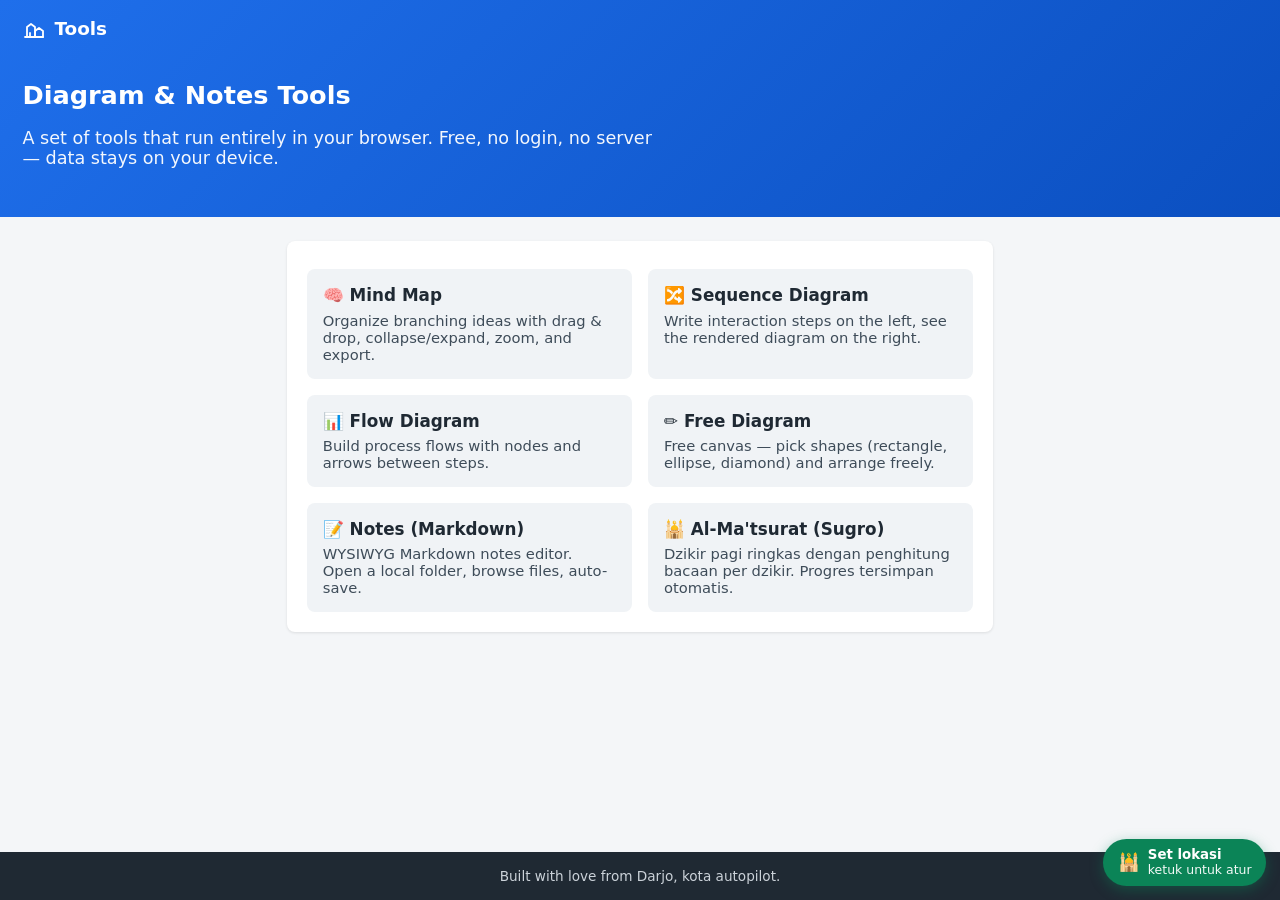
<file: index.html>
<!DOCTYPE html>
<html lang="en">
<head>
    <meta charset="UTF-8"/>
    <meta name="viewport" content="width=device-width, initial-scale=1.0"/>
    <title>Diagram &amp; Notes Tools</title>
    <link rel="stylesheet" href="css/app.css?v=41"/>
</head>
<body>
<header class="landing-hero landing-hero-sm">
    <nav class="landing-nav">
        <a class="brand" href="index.html">
            <svg viewBox="0 0 24 24" width="24" height="24" fill="none" stroke="currentColor"
                 stroke-width="1.8" stroke-linecap="round" stroke-linejoin="round" aria-hidden="true">
                <path d="M3 21h18"/><path d="M5 21V11l4-3 4 3v10"/><path d="M13 21v-6l4-3 4 3v6"/><path d="M8 21v-4"/>
            </svg>
            <span>Tools</span>
        </a>
    </nav>
    <div class="hero-content">
        <h1>Diagram &amp; Notes Tools</h1>
        <p>A set of tools that run entirely in your browser. Free, no login, no server — data stays on your device.</p>
    </div>
</header>

<div class="container">
    <div class="card">
        <div class="feature-grid">
            <a class="feature tool-card" href="mindmap.html">
                <h3>🧠 Mind Map</h3>
                <p>Organize branching ideas with drag &amp; drop, collapse/expand, zoom, and export.</p>
            </a>
            <a class="feature tool-card" href="sequence.html">
                <h3>🔀 Sequence Diagram</h3>
                <p>Write interaction steps on the left, see the rendered diagram on the right.</p>
            </a>
            <a class="feature tool-card" href="flow.html">
                <h3>📊 Flow Diagram</h3>
                <p>Build process flows with nodes and arrows between steps.</p>
            </a>
            <a class="feature tool-card" href="free.html">
                <h3>✏️ Free Diagram</h3>
                <p>Free canvas — pick shapes (rectangle, ellipse, diamond) and arrange freely.</p>
            </a>
            <a class="feature tool-card" href="notes.html">
                <h3>📝 Notes (Markdown)</h3>
                <p>WYSIWYG Markdown notes editor. Open a local folder, browse files, auto-save.</p>
            </a>
            <a class="feature tool-card" href="almatsurat.html">
                <h3>🕌 Al-Ma'tsurat (Sugro)</h3>
                <p>Dzikir pagi ringkas dengan penghitung bacaan per dzikir. Progres tersimpan otomatis.</p>
            </a>
        </div>
    </div>
</div>
<footer class="app-footer">
    <span>Built with love from Darjo, kota autopilot.</span>
</footer>
<script src="js/prayer-times.js?v=41"></script>
</body>
</html>
</file>
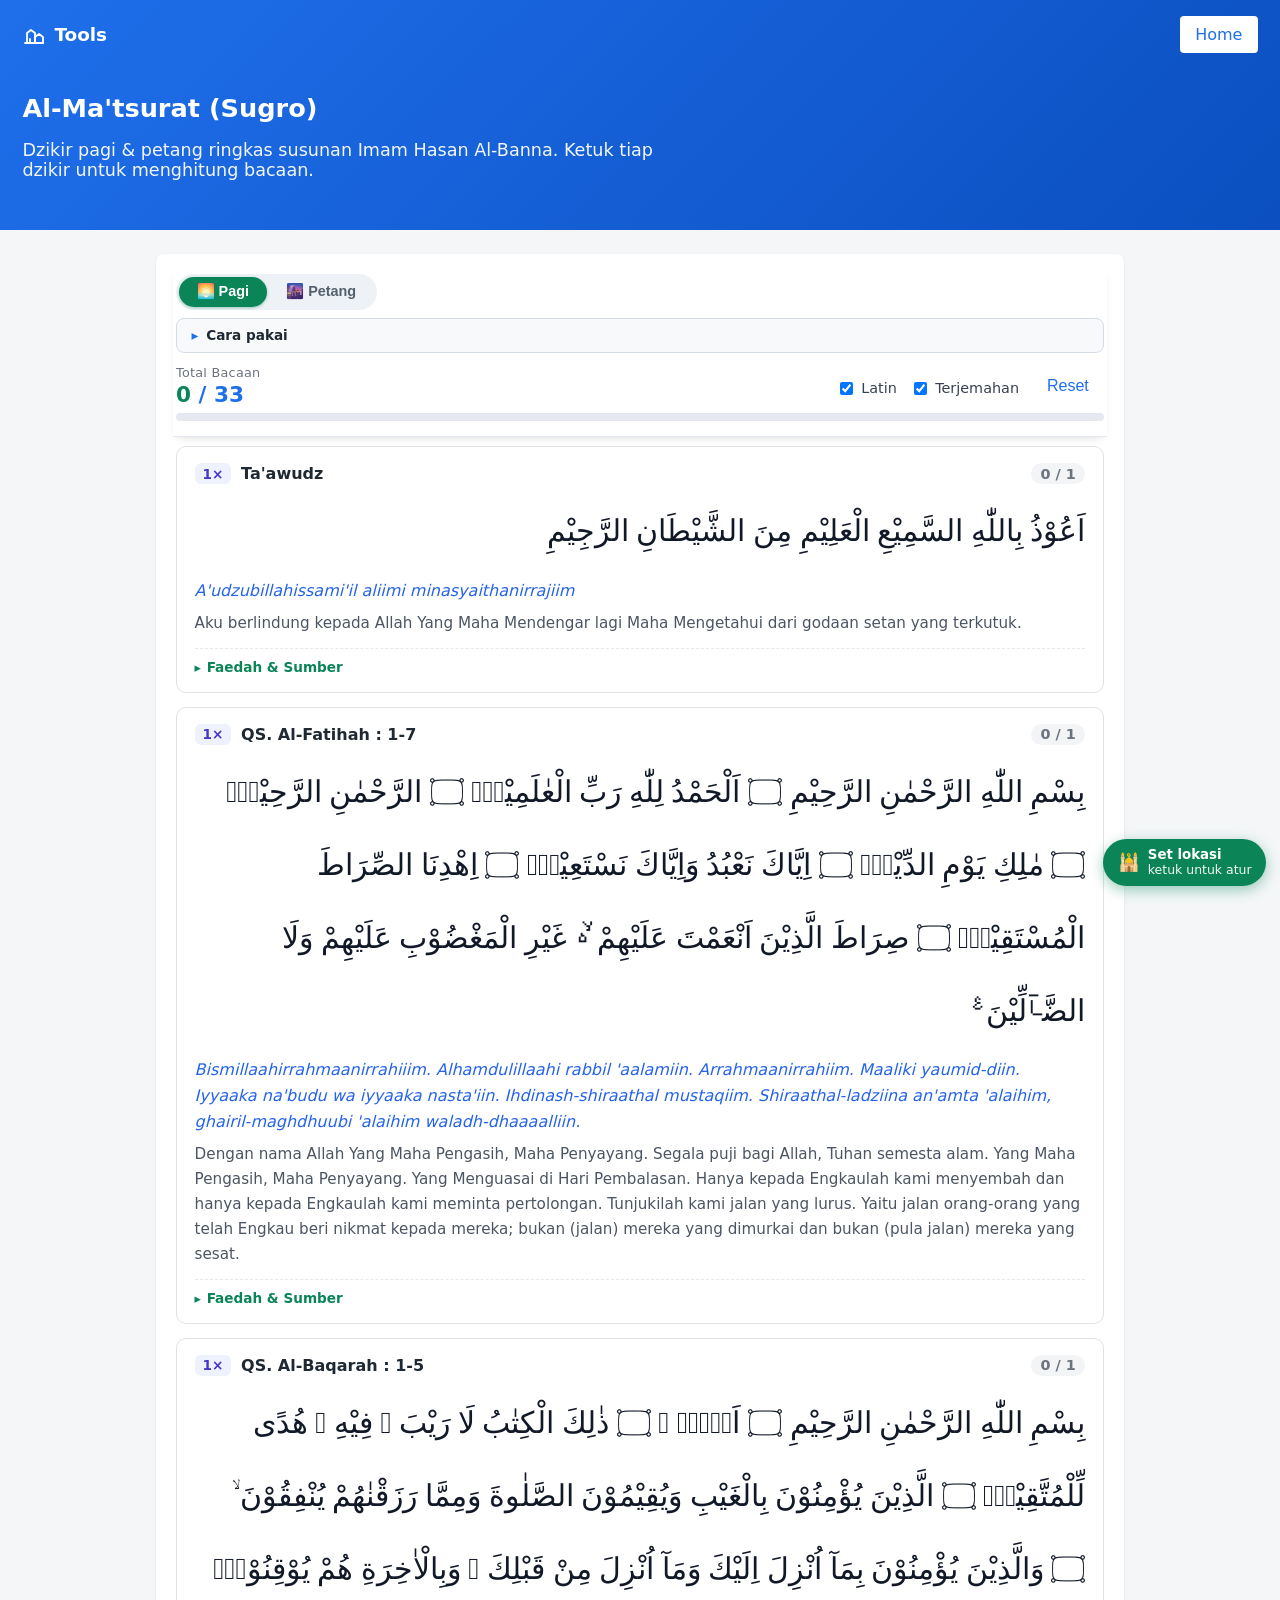
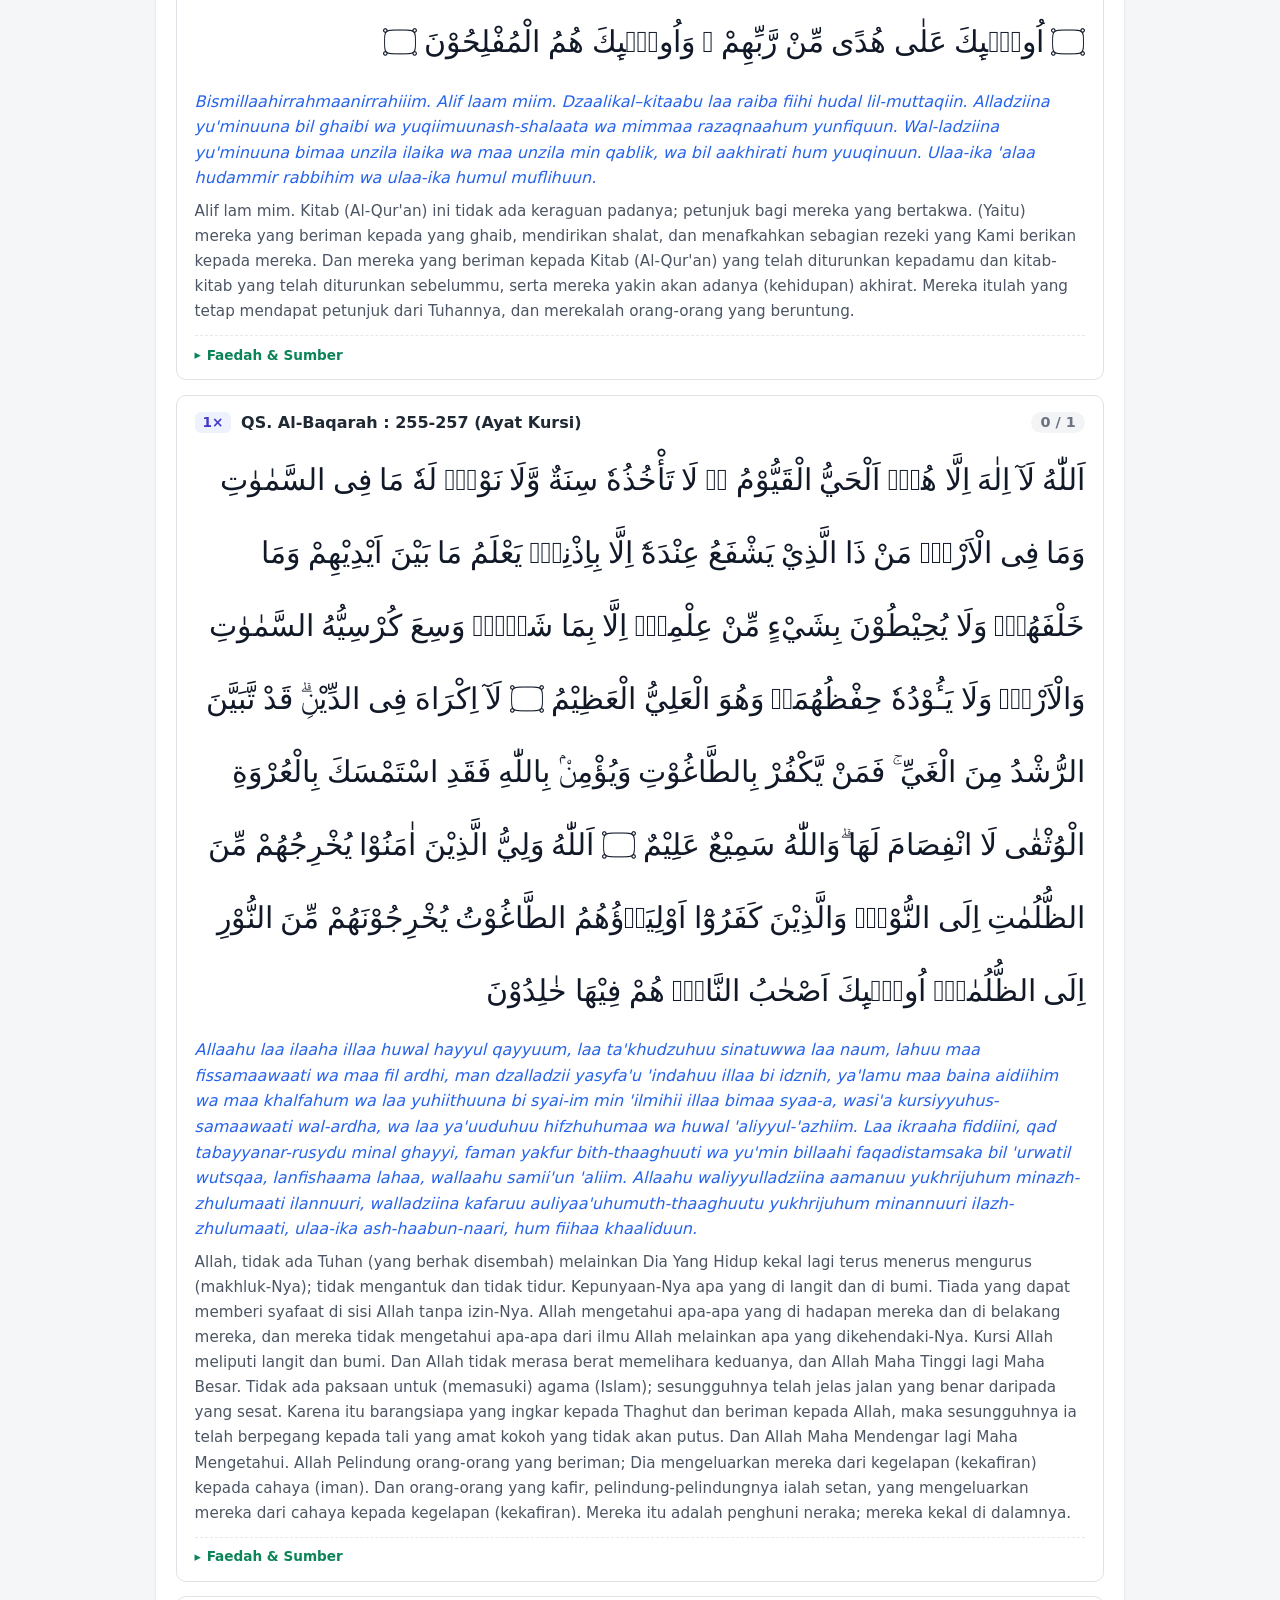
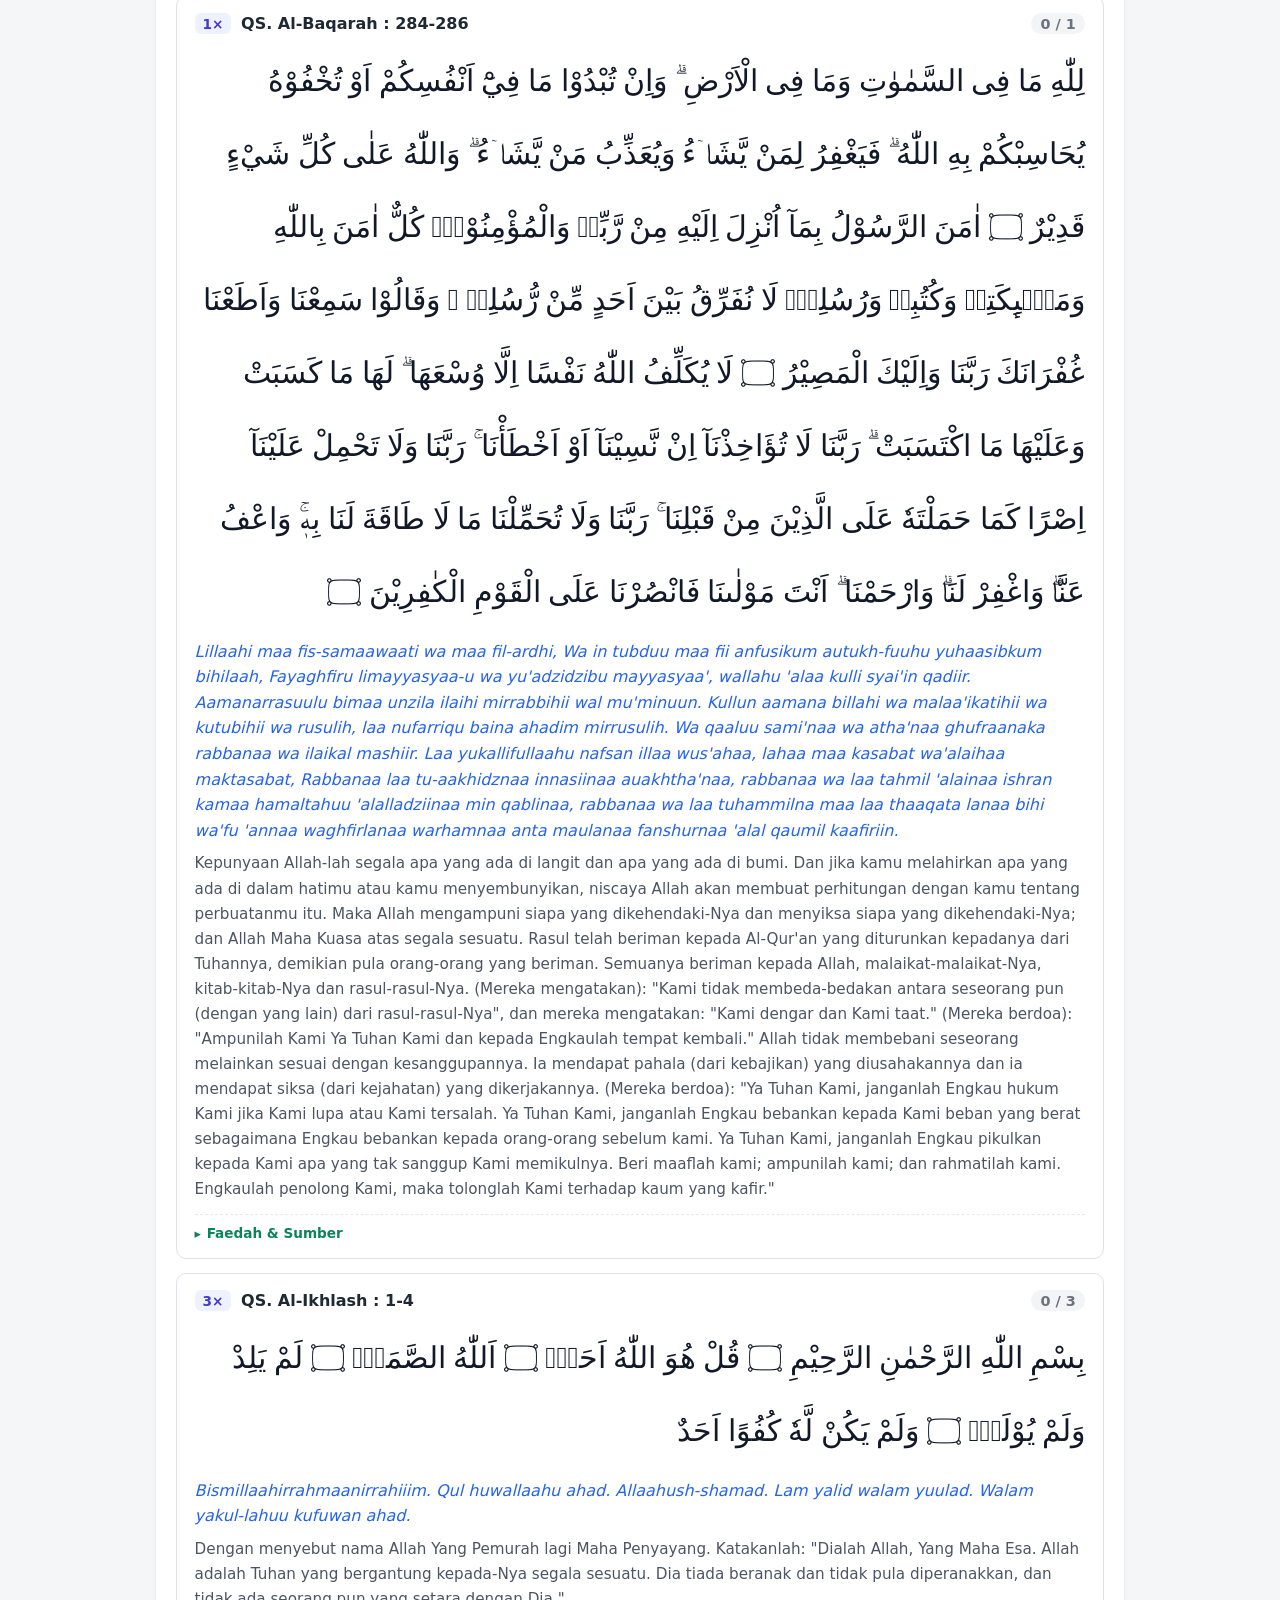
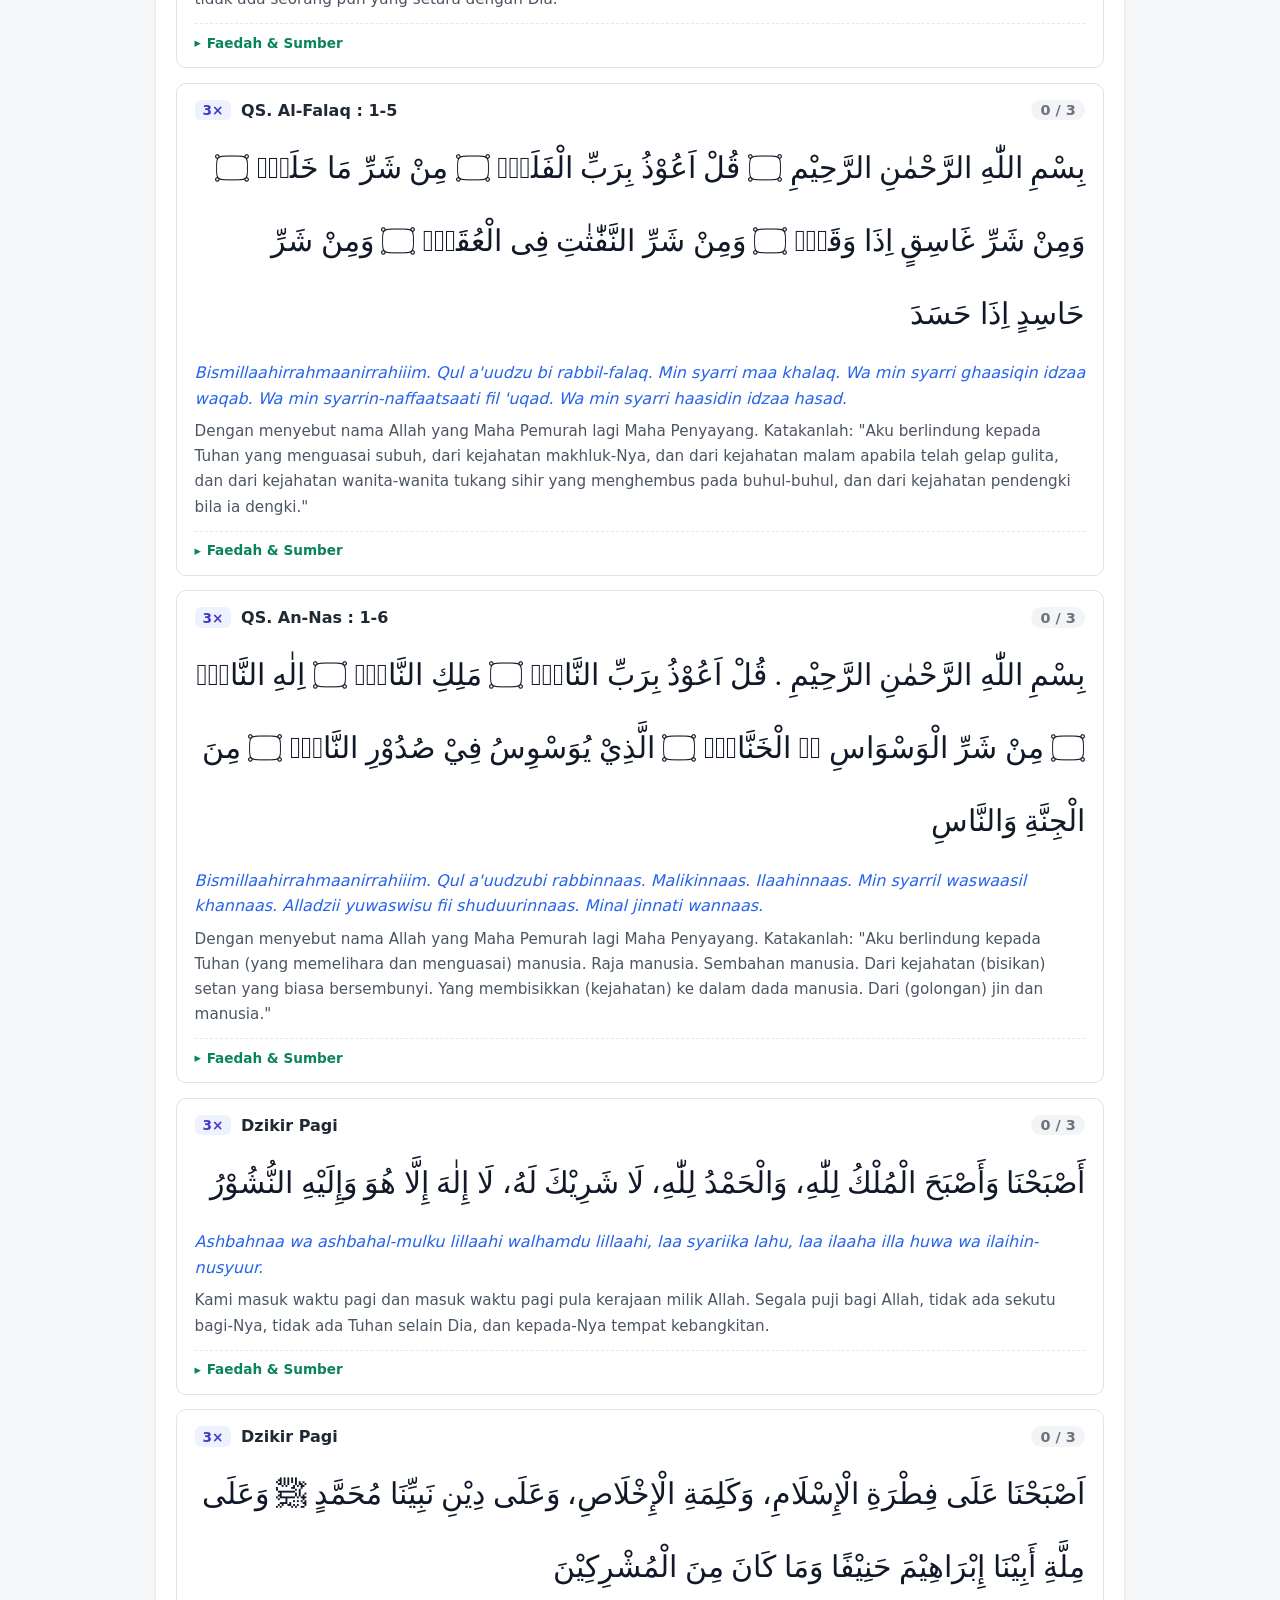
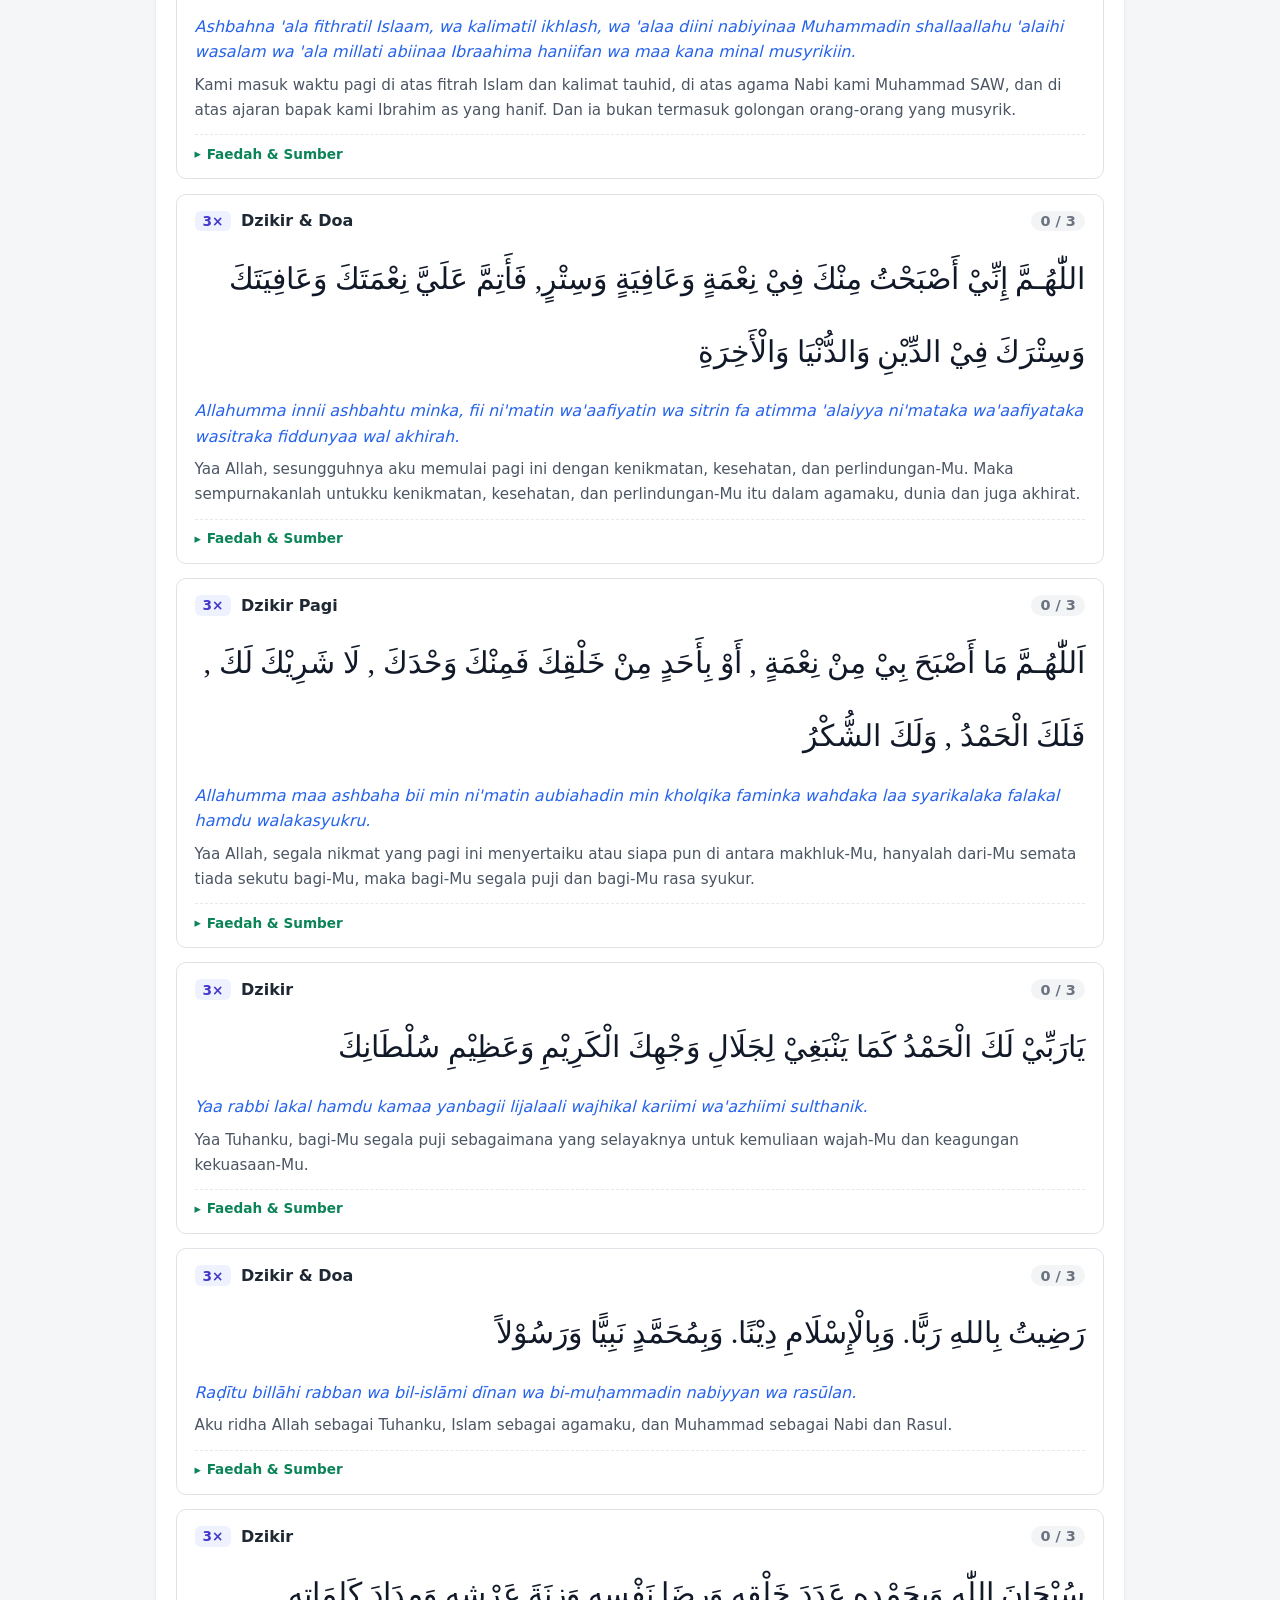
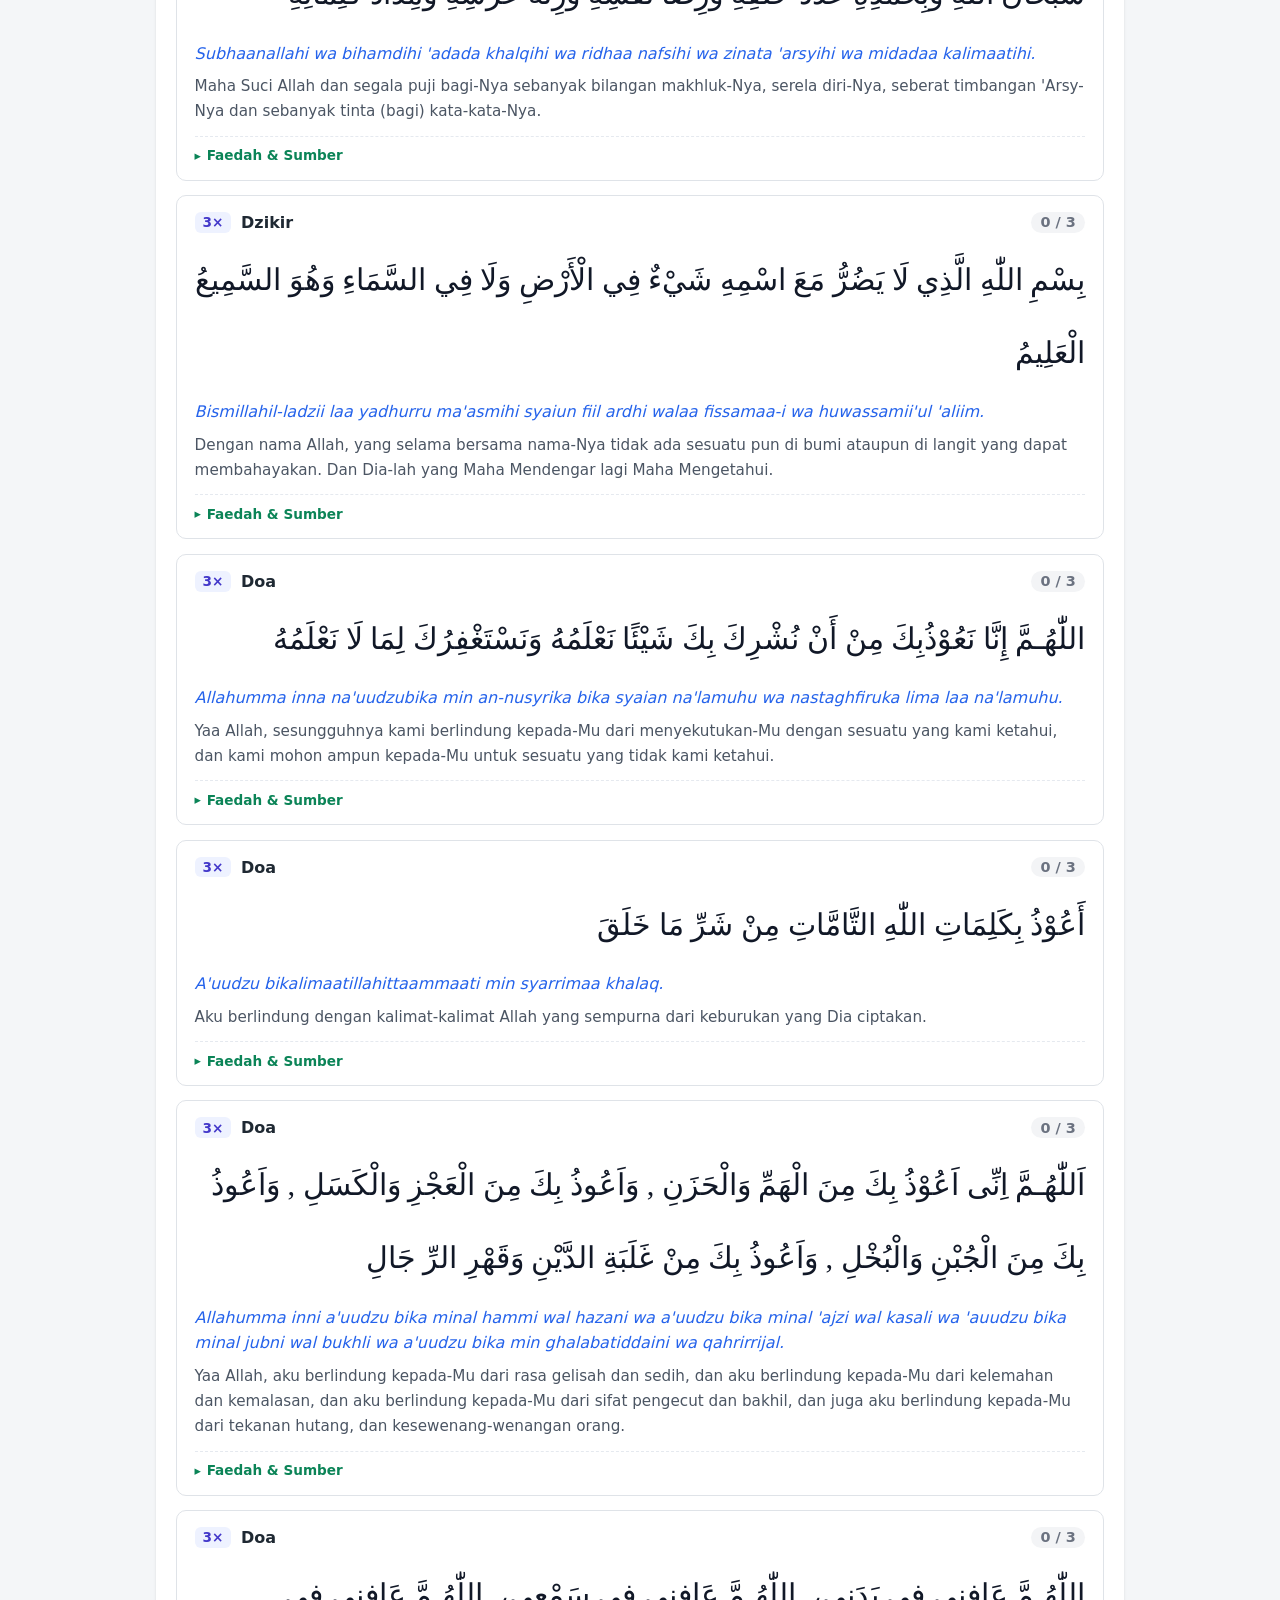
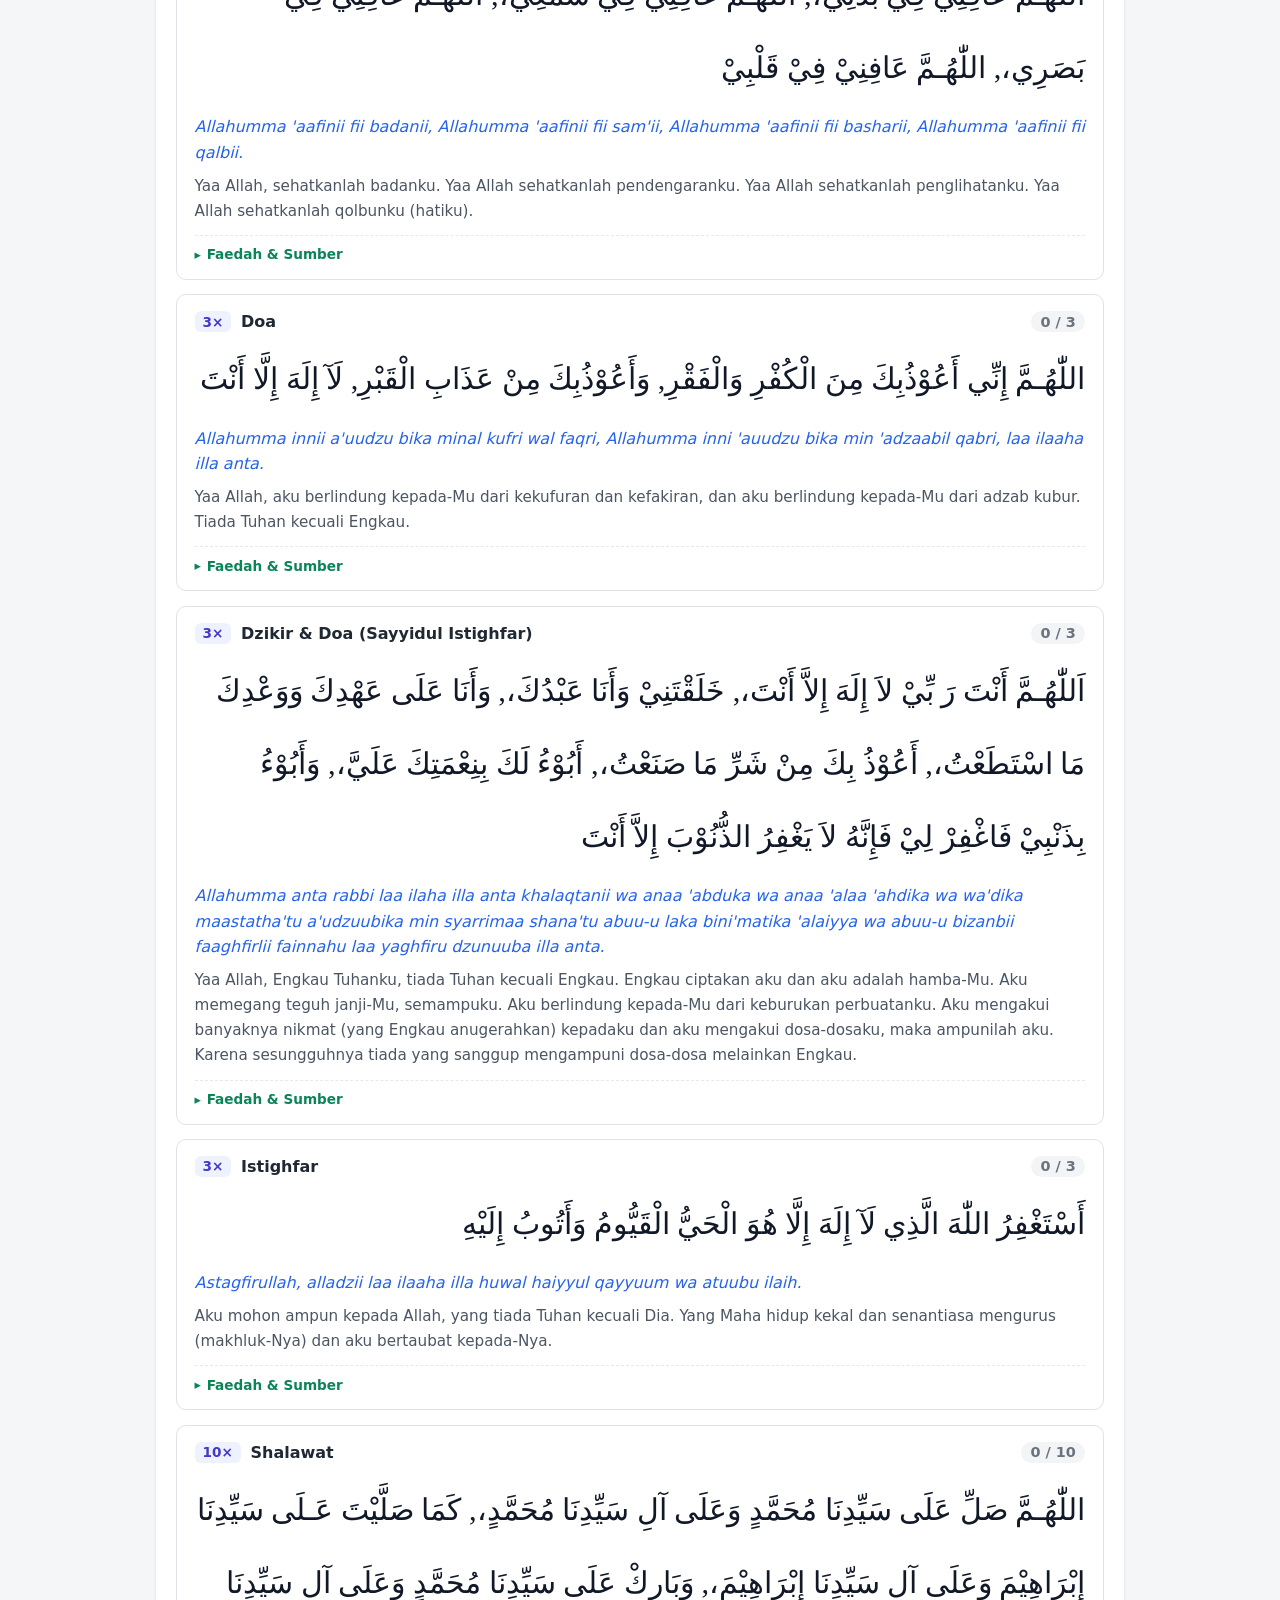
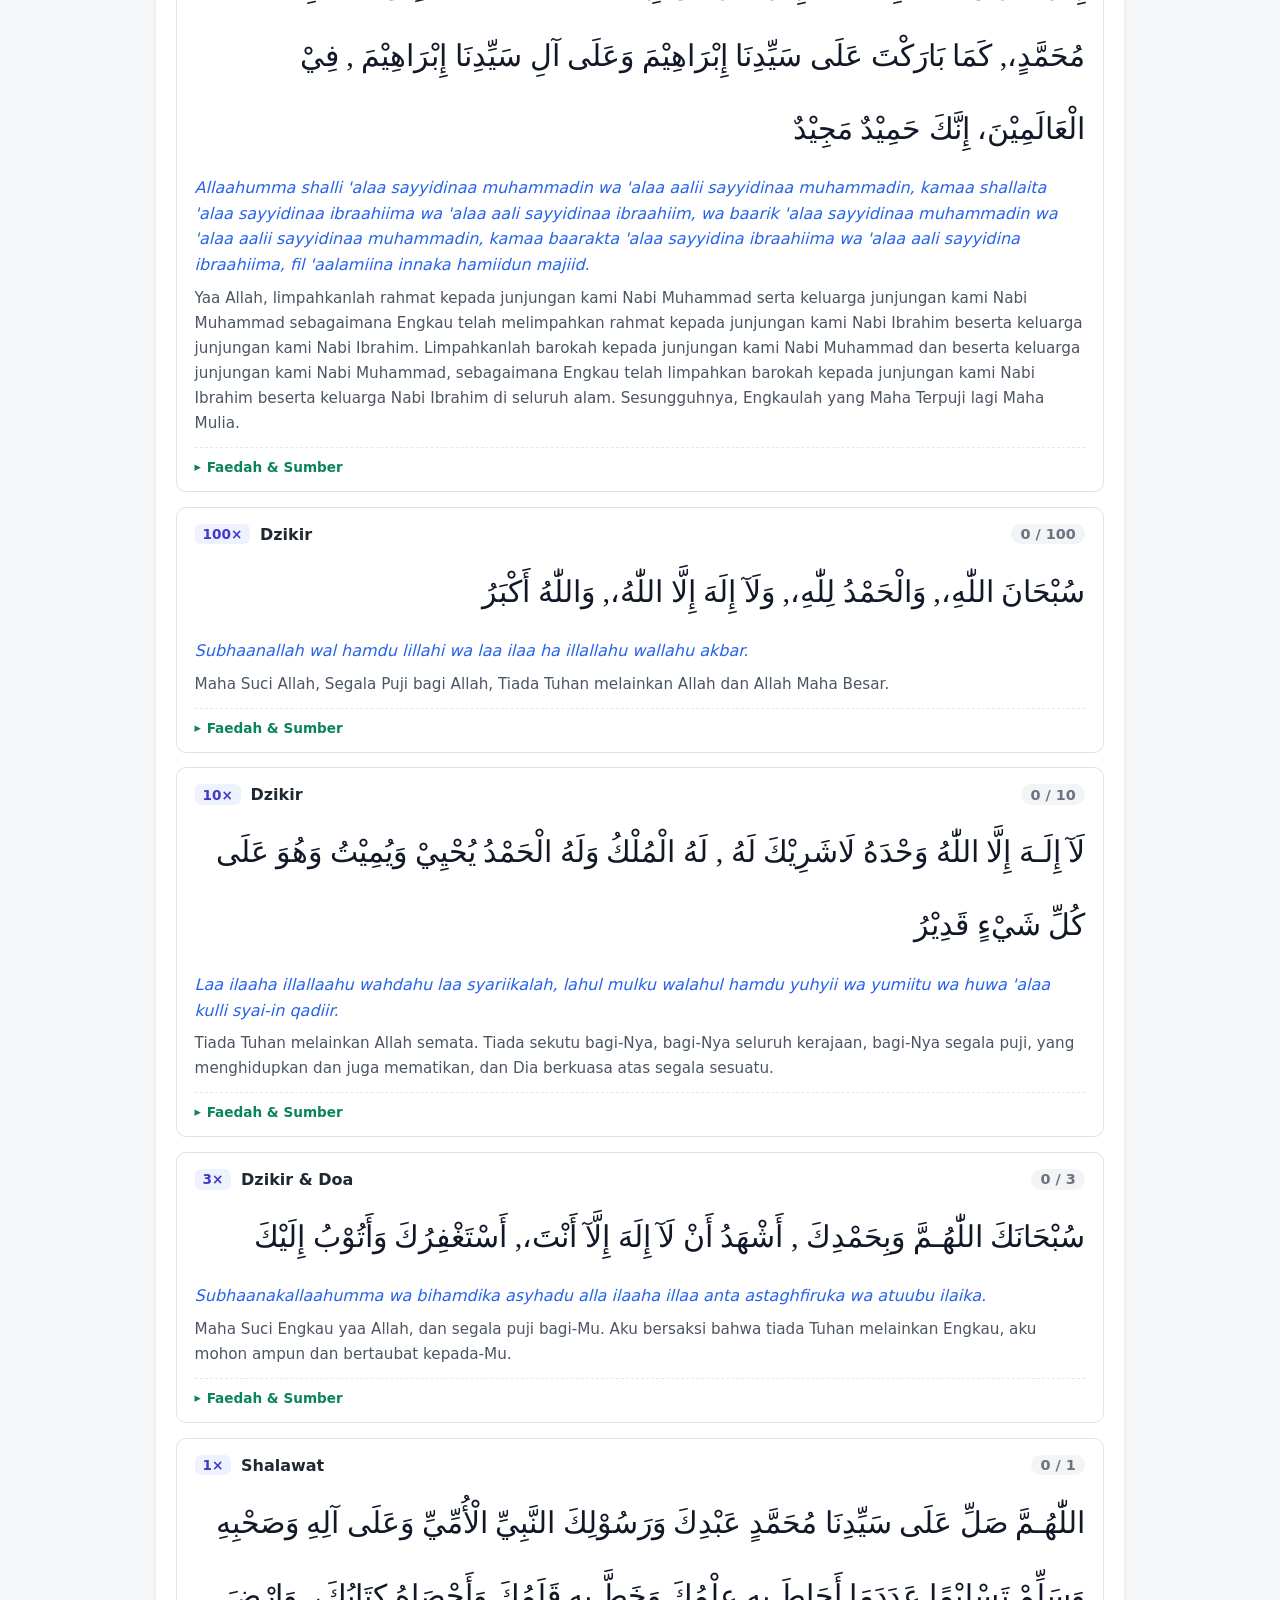
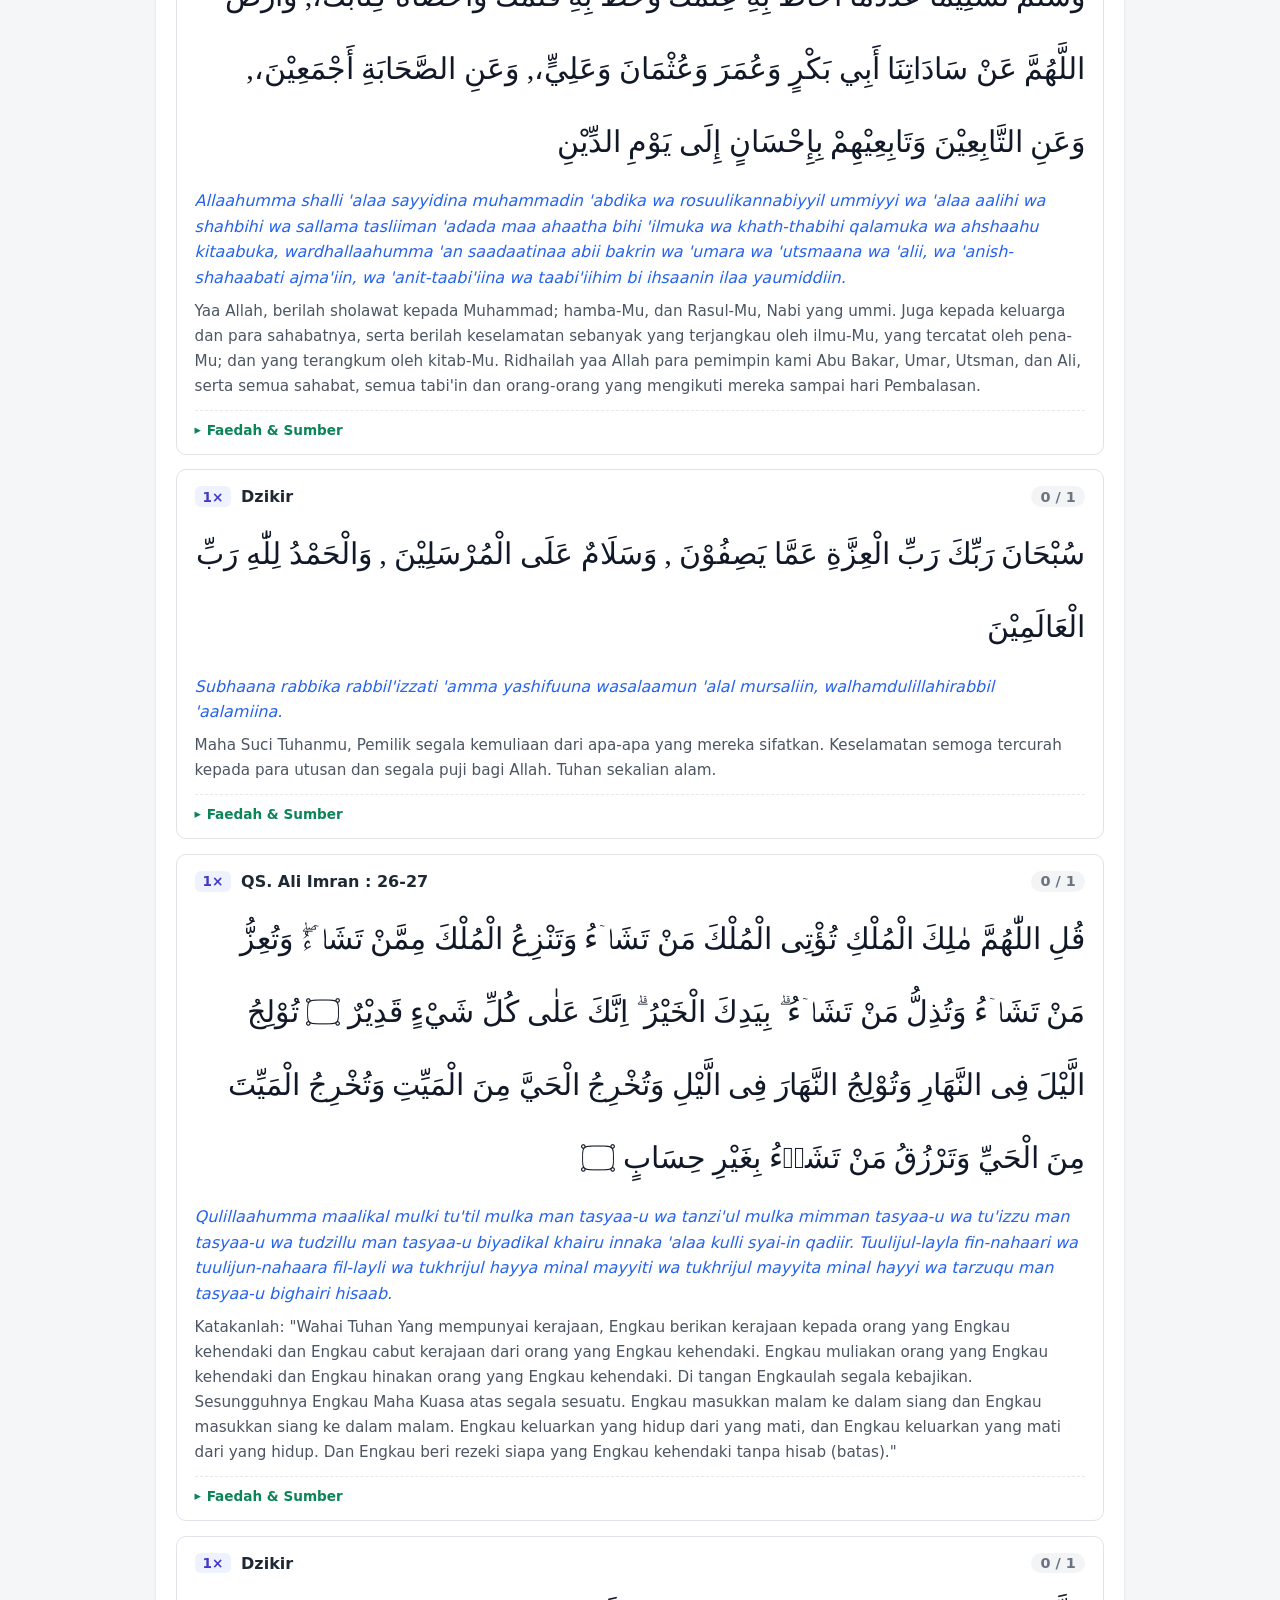
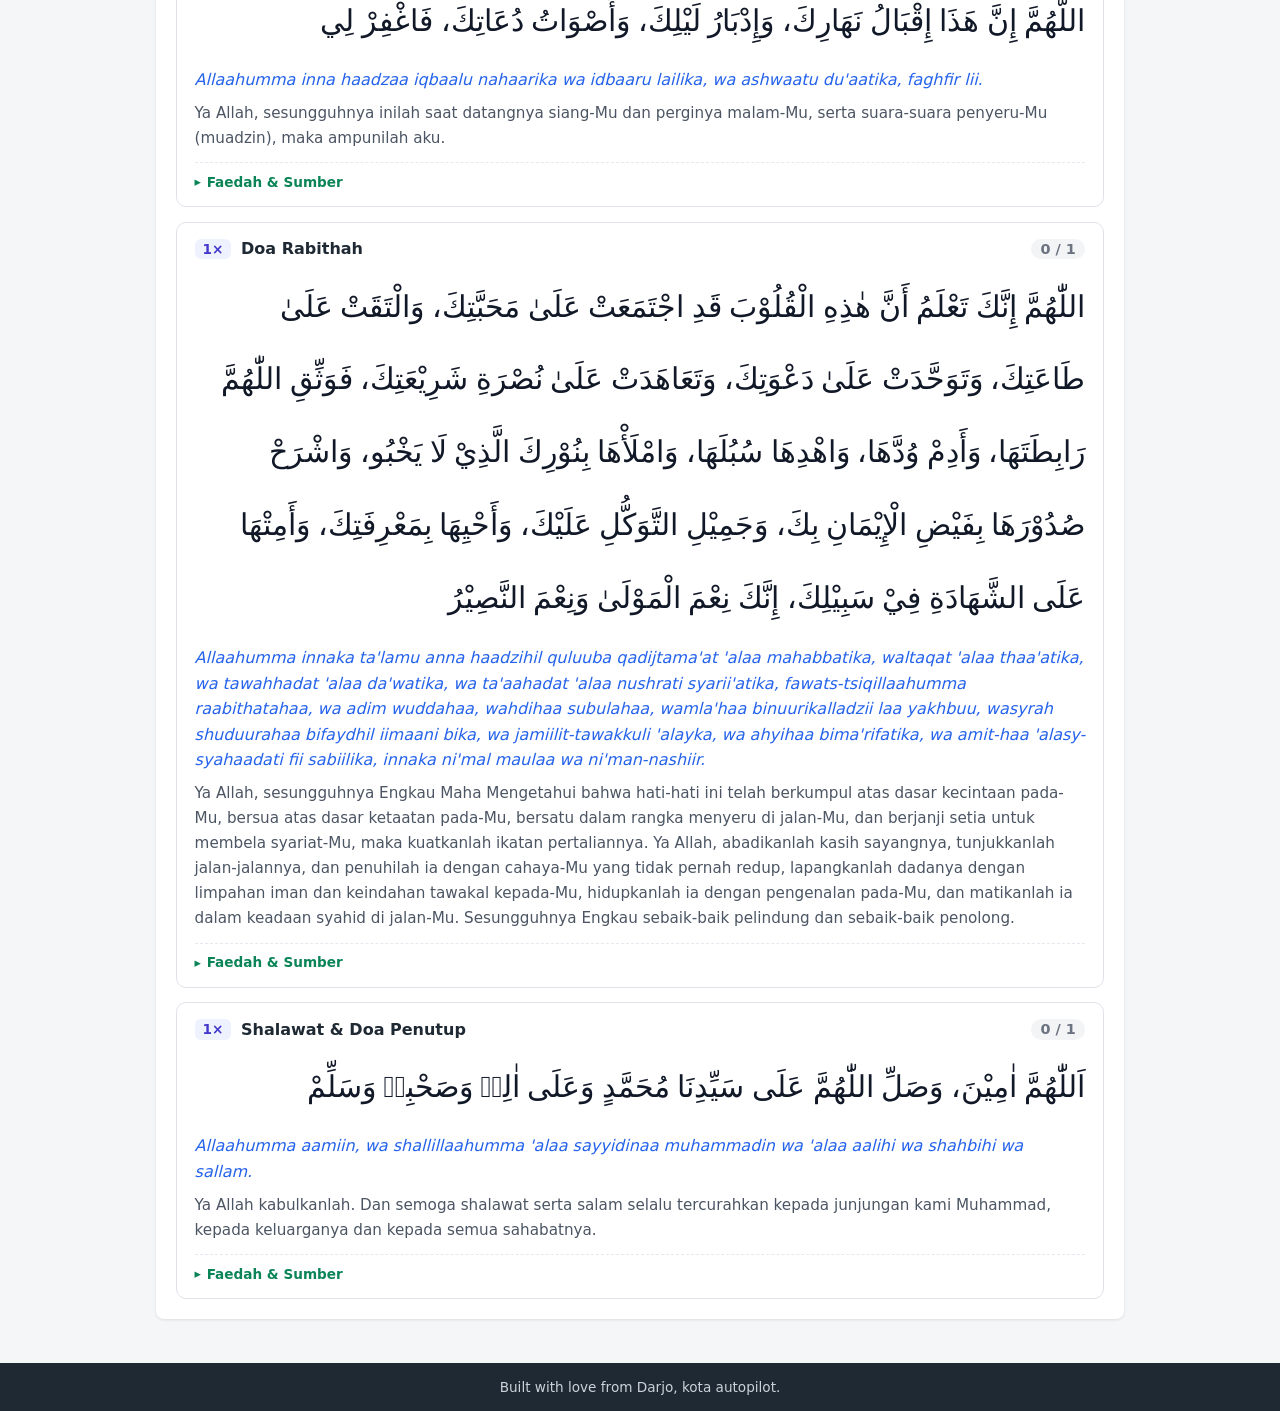
<file: almatsurat.html>
<!DOCTYPE html>
<html lang="id">
<head>
    <meta charset="UTF-8"/>
    <meta name="viewport" content="width=device-width, initial-scale=1.0"/>
    <title>Al-Ma'tsurat (Sugro)</title>
    <link rel="stylesheet" href="css/app.css?v=41"/>
</head>
<body class="am-page">
<header class="landing-hero landing-hero-sm">
    <nav class="landing-nav">
        <a class="brand" href="index.html">
            <svg viewBox="0 0 24 24" width="24" height="24" fill="none" stroke="currentColor"
                 stroke-width="1.8" stroke-linecap="round" stroke-linejoin="round" aria-hidden="true">
                <path d="M3 21h18"/><path d="M5 21V11l4-3 4 3v10"/><path d="M13 21v-6l4-3 4 3v6"/><path d="M8 21v-4"/>
            </svg>
            <span>Tools</span>
        </a>
        <div><a class="btn btn-light" href="index.html">Home</a></div>
    </nav>
    <div class="hero-content">
        <h1>Al-Ma'tsurat (Sugro)</h1>
        <p>Dzikir pagi & petang ringkas susunan Imam Hasan Al-Banna. Ketuk tiap dzikir untuk menghitung bacaan.</p>
    </div>
</header>

<div class="container">
    <div class="card">
        <div class="am-sticky">
            <div class="am-mode" role="group" aria-label="Pilih waktu dzikir">
                <button type="button" class="am-mode-btn" data-mode="pagi" aria-pressed="true">🌅 Pagi</button>
                <button type="button" class="am-mode-btn" data-mode="petang" aria-pressed="false">🌆 Petang</button>
            </div>
            <details class="tool-help">
                <summary>Cara pakai</summary>
                <div class="tool-help-body">
                    <ul>
                        <li>Ketuk (tap) di mana saja pada kartu dzikir untuk menambah hitungan bacaan.</li>
                        <li>Angka <strong>× </strong>menunjukkan jumlah anjuran membaca; penghitung <strong>0 / n</strong> mengikuti bacaanmu.</li>
                        <li>Bila penghitung sudah penuh, ketuk sekali lagi untuk mengulang dari 0.</li>
                        <li>Progres tersimpan otomatis di perangkat ini dan mulai dari 0 lagi setiap hari baru.</li>
                        <li>Gunakan sakelar <strong>Latin</strong> dan <strong>Terjemahan</strong> untuk menampilkan/menyembunyikan teks.</li>
                    </ul>
                </div>
            </details>

            <div class="am-bar-wrap">
                <div class="am-total">
                    <span class="am-total-label">Total Bacaan</span>
                    <span class="am-total-num"><b id="am-total-done">0</b> / <span id="am-total-all">33</span></span>
                </div>
                <div class="am-controls">
                    <label class="am-switch"><input type="checkbox" id="am-toggle-latin" checked/> Latin</label>
                    <label class="am-switch"><input type="checkbox" id="am-toggle-trans" checked/> Terjemahan</label>
                    <button type="button" class="btn btn-light" id="am-reset">Reset</button>
                </div>
            </div>
            <div class="am-progress" role="progressbar" aria-valuemin="0" aria-valuemax="100" aria-valuenow="0">
                <div class="am-progress-bar" id="am-progress-bar"></div>
            </div>
        </div>

        <div class="am-list" id="am-list"></div>
    </div>
</div>

<footer class="app-footer">
    <span>Built with love from Darjo, kota autopilot.</span>
</footer>

<script src="js/almatsurat-data.js?v=41"></script>
<script src="js/almatsurat-petang-data.js?v=41"></script>
<script src="js/almatsurat.js?v=41"></script>
<script src="js/prayer-times.js?v=41"></script>
</body>
</html>
</file>
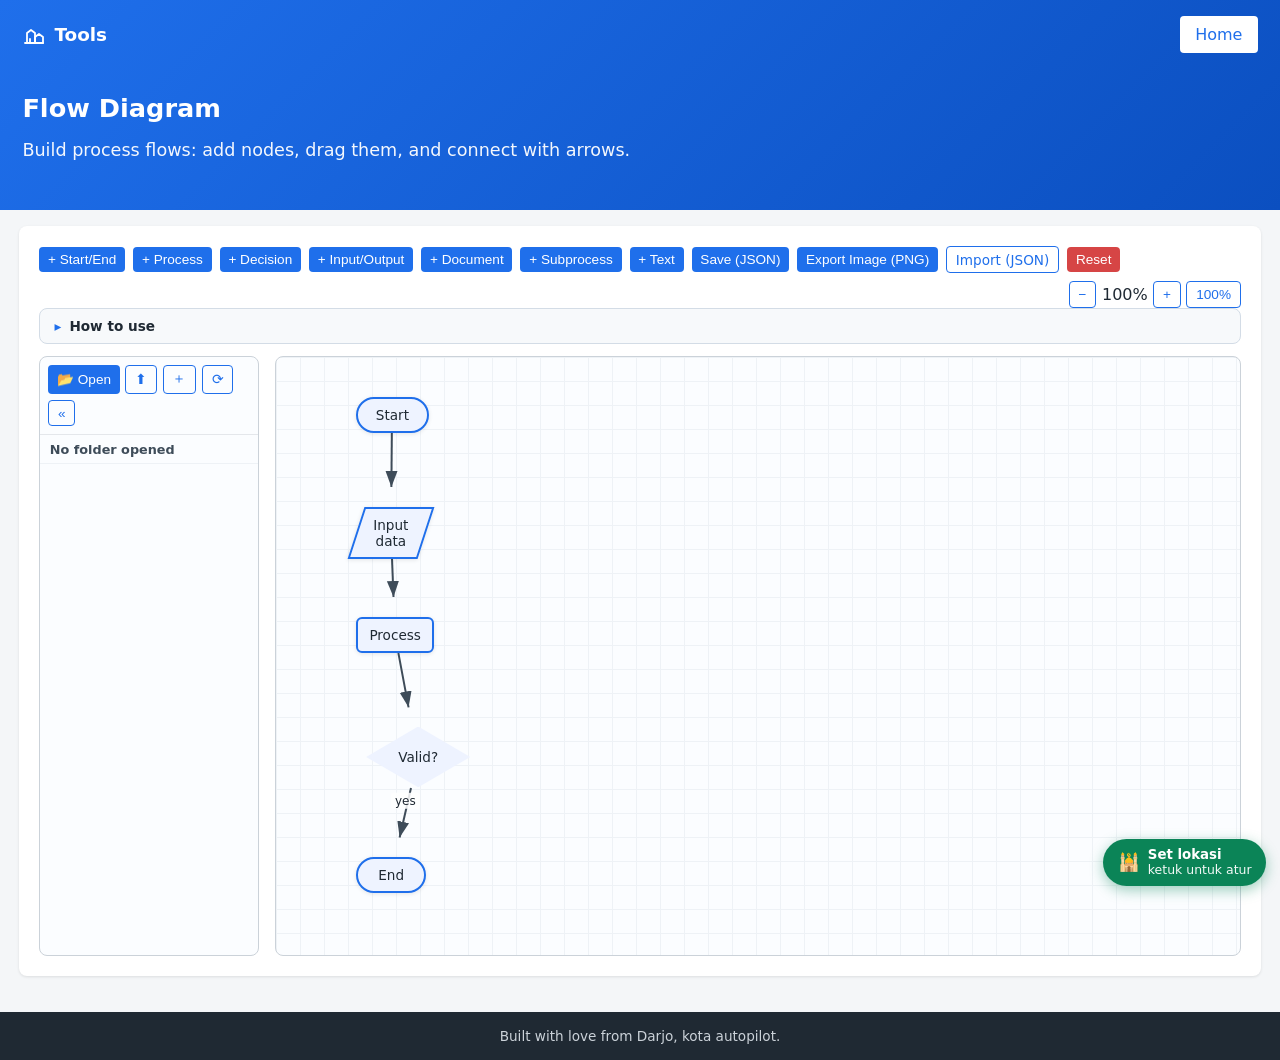
<file: flow.html>
<!DOCTYPE html>
<html lang="en">
<head>
    <meta charset="UTF-8"/>
    <meta name="viewport" content="width=device-width, initial-scale=1.0"/>
    <title>Flow Diagram</title>
    <link rel="stylesheet" href="css/app.css?v=41"/>
</head>
<body>
<header class="landing-hero landing-hero-sm">
    <nav class="landing-nav">
        <a class="brand" href="index.html">
            <svg viewBox="0 0 24 24" width="24" height="24" fill="none" stroke="currentColor"
                 stroke-width="1.8" stroke-linecap="round" stroke-linejoin="round" aria-hidden="true">
                <path d="M3 21h18"/><path d="M5 21V11l4-3 4 3v10"/><path d="M13 21v-6l4-3 4 3v6"/><path d="M8 21v-4"/>
            </svg>
            <span>Tools</span>
        </a>
        <div><a class="btn btn-light" href="index.html">Home</a></div>
    </nav>
    <div class="hero-content"><h1>Flow Diagram</h1>
        <p>Build process flows: add nodes, drag them, and connect with arrows.</p></div>
</header>

<div class="container container-full">
    <div class="card">
        <div class="mm-toolbar">
            <button class="btn btn-sm" id="dg-add-terminator">+ Start/End</button>
            <button class="btn btn-sm" id="dg-add-process">+ Process</button>
            <button class="btn btn-sm" id="dg-add-decision">+ Decision</button>
            <button class="btn btn-sm" id="dg-add-io">+ Input/Output</button>
            <button class="btn btn-sm" id="dg-add-doc">+ Document</button>
            <button class="btn btn-sm" id="dg-add-subroutine">+ Subprocess</button>
            <button class="btn btn-sm" id="dg-add-text">+ Text</button>
            <button class="btn btn-sm" id="dg-export-json">Save (JSON)</button>
            <button class="btn btn-sm" id="dg-export-png">Export Image (PNG)</button>
            <label class="btn btn-sm btn-outline" style="cursor:pointer;margin:0">Import (JSON)
                <input type="file" id="dg-import" accept=".json,application/json" hidden/>
            </label>
            <button class="btn btn-sm btn-danger" id="dg-reset">Reset</button>
            <span class="mm-zoom-controls">
                <button class="btn btn-sm btn-outline" id="dg-zoom-out">&minus;</button>
                <span id="dg-zoom-level">100%</span>
                <button class="btn btn-sm btn-outline" id="dg-zoom-in">+</button>
                <button class="btn btn-sm btn-outline" id="dg-zoom-reset">100%</button>
            </span>
        </div>
        <details class="tool-help">
            <summary>How to use</summary>
            <div class="tool-help-body">
                <ul>
                    <li>Add shapes from the toolbar. Drag a node to move it. Drag its <strong>bottom-right corner</strong> to resize (no handle needed).</li>
                    <li><strong>Right-click</strong> a node for its menu (edit text, connect arrow, color, group, <strong>bring to front / send to back</strong>, delete). Double-click text to edit quickly. Pick the <strong>Transparent</strong> swatch to make a box see-through so anything behind it shows.</li>
                    <li>On a line: <strong>drag the line itself</strong> to bend it, double-click to add a <strong>label</strong>, or <strong>right-click</strong> for the menu — set <strong>arrow direction</strong> (end / start / both / none), <strong>dashed</strong> or solid, curved or elbow style, straighten, delete.</li>
                    <li>Use <strong>+ Text</strong> to write free text outside shapes.</li>
                    <li><strong>Drag on empty space</strong> to select multiple nodes (or <strong>Shift+click</strong>), then right-click &rarr; <strong>Group</strong> to move them together (Ungroup to undo).</li>
                    <li>On touch devices, <strong>press and hold</strong> a node or line to open its menu.</li>
                    <li>Use <strong>Open Folder</strong> on the left to work with local <code>.json</code> files (auto-save, rename, delete).</li>
                </ul>
            </div>
        </details>
        <div class="dg-wrap">
            <button class="nt-side-toggle" data-sidebar-toggle title="Show/hide file explorer">☰ Files</button>
            <aside class="nt-sidebar">
                <div class="nt-side-head">
                    <button class="btn btn-sm" id="dg-open-folder" title="Open a local folder">📂 Open</button>
                    <button class="btn btn-sm btn-outline" id="dg-up" title="Go up one level" disabled>⬆</button>
                    <button class="btn btn-sm btn-outline" id="dg-new-file" title="Create a new file" disabled>＋</button>
                    <button class="btn btn-sm btn-outline" id="dg-refresh" title="Reload list" disabled>⟳</button>
                    <button class="btn btn-sm btn-outline nt-side-collapse" data-sidebar-toggle title="Hide file explorer">«</button>
                </div>
                <div class="nt-folder-name" id="dg-folder-name">No folder opened</div>
                <ul class="nt-tree" id="dg-tree"></ul>
                <p class="nt-hint" id="dg-fs-hint"></p>
                <div class="nt-status" id="dg-fs-status" style="padding:0.4rem 0.6rem"></div>
            </aside>
            <div id="dg-canvas" class="mm-canvas">
                <div id="dg-stage" class="mm-stage">
                    <svg id="dg-svg" class="mm-svg" width="600" height="400"></svg>
                    <div id="dg-nodes" class="mm-nodes"></div>
                </div>
            </div>
        </div>
    </div>
</div>
<footer class="app-footer">
    <span>Built with love from Darjo, kota autopilot.</span>
</footer>
<script src="js/fs-explorer.js?v=41"></script>
<script src="js/diagram-core.js?v=41"></script>
<script>
    createDiagram({
        storageKey: 'tools.flow.v1', fileBase: 'flow',
        explorer: { tree: 'dg-tree', folderName: 'dg-folder-name', hint: 'dg-fs-hint', status: 'dg-fs-status',
            open: 'dg-open-folder', up: 'dg-up', newFile: 'dg-new-file', refresh: 'dg-refresh' },
        canvasId: 'dg-canvas', svgId: 'dg-svg', nodesId: 'dg-nodes', stageId: 'dg-stage',
        exportJsonId: 'dg-export-json', exportPngId: 'dg-export-png', importId: 'dg-import',
        resetId: 'dg-reset', zoomInId: 'dg-zoom-in', zoomOutId: 'dg-zoom-out',
        zoomResetId: 'dg-zoom-reset', zoomLevelId: 'dg-zoom-level',
        shapes: ['terminator', 'rect', 'diamond', 'io', 'doc', 'subroutine', 'text'], defaultShape: 'rect',
        allowFill: true,
        addButtons: [
            { id: 'dg-add-terminator', shape: 'terminator' },
            { id: 'dg-add-process', shape: 'rect' },
            { id: 'dg-add-decision', shape: 'diamond' },
            { id: 'dg-add-io', shape: 'io' },
            { id: 'dg-add-doc', shape: 'doc' },
            { id: 'dg-add-subroutine', shape: 'subroutine' },
            { id: 'dg-add-text', shape: 'text' }
        ],
        sample: {
            nodes: [
                { id: 'n1', text: 'Start', shape: 'terminator', x: 80, y: 40 },
                { id: 'n2', text: 'Input data', shape: 'io', x: 80, y: 150 },
                { id: 'n3', text: 'Process', shape: 'rect', x: 80, y: 260 },
                { id: 'n4', text: 'Valid?', shape: 'diamond', x: 90, y: 370 },
                { id: 'n5', text: 'End', shape: 'terminator', x: 80, y: 500 }
            ],
            edges: [
                { from: 'n1', to: 'n2' }, { from: 'n2', to: 'n3' },
                { from: 'n3', to: 'n4' }, { from: 'n4', to: 'n5', label: 'yes' }
            ]
        }
    });
</script>
<script src="js/sidebar-toggle.js?v=41"></script>
<script src="js/prayer-times.js?v=41"></script>
</body>
</html>
</file>
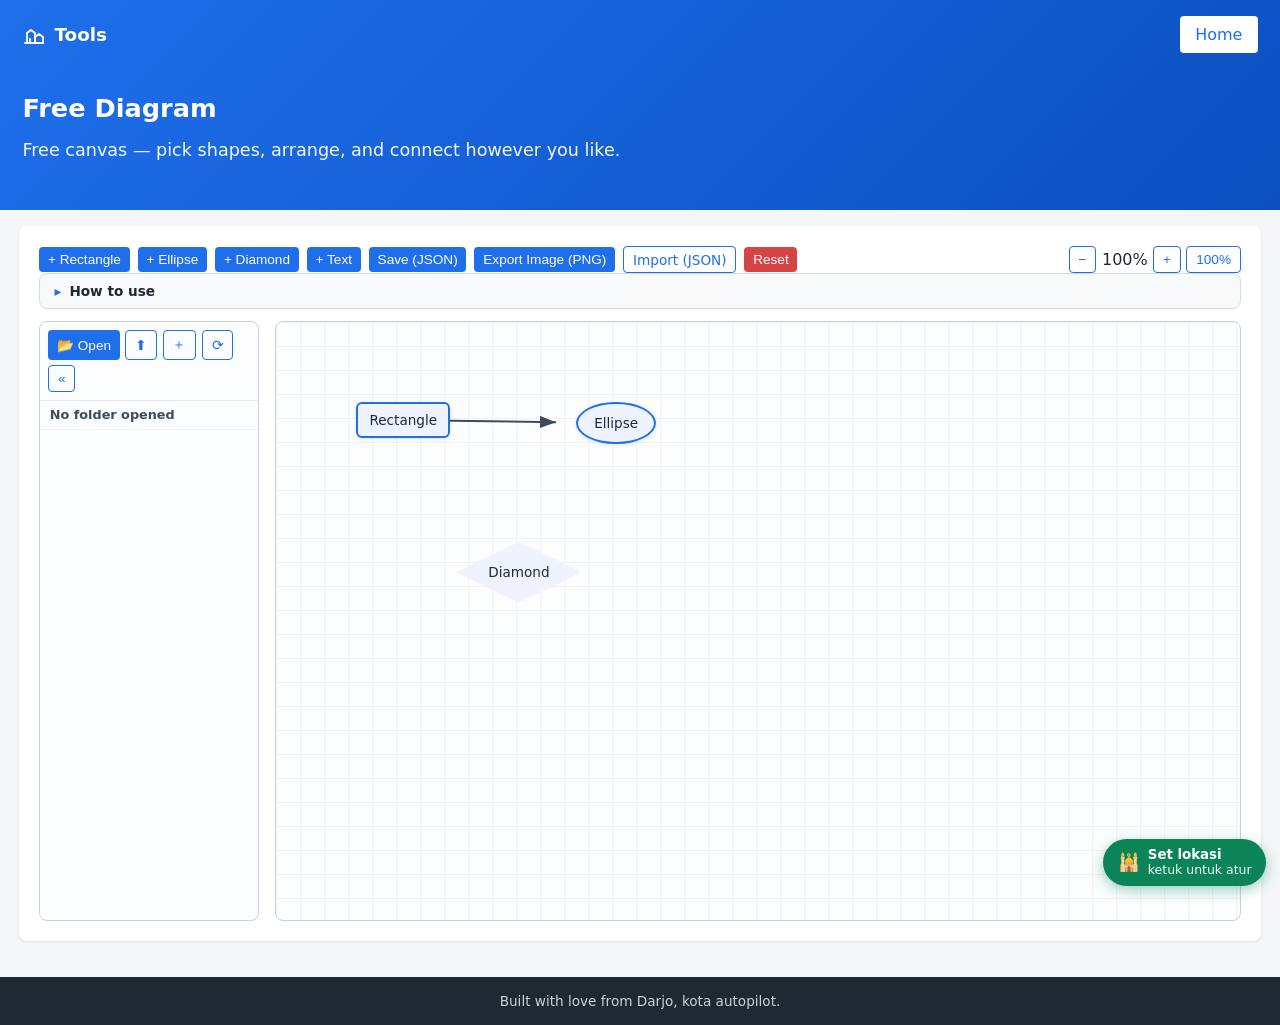
<file: free.html>
<!DOCTYPE html>
<html lang="en">
<head>
    <meta charset="UTF-8"/>
    <meta name="viewport" content="width=device-width, initial-scale=1.0"/>
    <title>Free Diagram</title>
    <link rel="stylesheet" href="css/app.css?v=41"/>
</head>
<body>
<header class="landing-hero landing-hero-sm">
    <nav class="landing-nav">
        <a class="brand" href="index.html">
            <svg viewBox="0 0 24 24" width="24" height="24" fill="none" stroke="currentColor"
                 stroke-width="1.8" stroke-linecap="round" stroke-linejoin="round" aria-hidden="true">
                <path d="M3 21h18"/><path d="M5 21V11l4-3 4 3v10"/><path d="M13 21v-6l4-3 4 3v6"/><path d="M8 21v-4"/>
            </svg>
            <span>Tools</span>
        </a>
        <div><a class="btn btn-light" href="index.html">Home</a></div>
    </nav>
    <div class="hero-content"><h1>Free Diagram</h1>
        <p>Free canvas — pick shapes, arrange, and connect however you like.</p></div>
</header>

<div class="container container-full">
    <div class="card">
        <div class="mm-toolbar">
            <button class="btn btn-sm" id="dg-add-rect">+ Rectangle</button>
            <button class="btn btn-sm" id="dg-add-ellipse">+ Ellipse</button>
            <button class="btn btn-sm" id="dg-add-diamond">+ Diamond</button>
            <button class="btn btn-sm" id="dg-add-text">+ Text</button>
            <button class="btn btn-sm" id="dg-export-json">Save (JSON)</button>
            <button class="btn btn-sm" id="dg-export-png">Export Image (PNG)</button>
            <label class="btn btn-sm btn-outline" style="cursor:pointer;margin:0">Import (JSON)
                <input type="file" id="dg-import" accept=".json,application/json" hidden/>
            </label>
            <button class="btn btn-sm btn-danger" id="dg-reset">Reset</button>
            <span class="mm-zoom-controls">
                <button class="btn btn-sm btn-outline" id="dg-zoom-out">&minus;</button>
                <span id="dg-zoom-level">100%</span>
                <button class="btn btn-sm btn-outline" id="dg-zoom-in">+</button>
                <button class="btn btn-sm btn-outline" id="dg-zoom-reset">100%</button>
            </span>
        </div>
        <details class="tool-help">
            <summary>How to use</summary>
            <div class="tool-help-body">
                <ul>
                    <li>Pick a shape from the toolbar to add a node. Drag to move. Drag its <strong>bottom-right corner</strong> to resize (no handle needed).</li>
                    <li><strong>Right-click</strong> a node for its menu (edit text, connect arrow, color, group, <strong>bring to front / send to back</strong>, delete). Double-click text to edit (<code>\n</code> for a new line). Pick the <strong>Transparent</strong> swatch to make a box see-through so anything behind it shows.</li>
                    <li>On a line: <strong>drag the line itself</strong> to bend it, or <strong>right-click</strong> for the menu — set <strong>arrow direction</strong> (end / start / both / none), <strong>dashed</strong> or solid, curved or elbow style, straighten, label, delete.</li>
                    <li>Enlarge a box then drop another box on top of it to make an <strong>object inside an object</strong>.</li>
                    <li>Use <strong>+ Text</strong> to write free text outside shapes.</li>
                    <li><strong>Drag on empty space</strong> to select multiple nodes (or <strong>Shift+click</strong>), then right-click &rarr; <strong>Group</strong> to move them together (Ungroup to undo).</li>
                    <li>On touch devices, <strong>press and hold</strong> a node or line to open its menu.</li>
                    <li>Use <strong>Open Folder</strong> on the left to work with local <code>.json</code> files (auto-save, rename, delete).</li>
                </ul>
            </div>
        </details>
        <div class="dg-wrap">
            <button class="nt-side-toggle" data-sidebar-toggle title="Show/hide file explorer">☰ Files</button>
            <aside class="nt-sidebar">
                <div class="nt-side-head">
                    <button class="btn btn-sm" id="dg-open-folder" title="Open a local folder">📂 Open</button>
                    <button class="btn btn-sm btn-outline" id="dg-up" title="Go up one level" disabled>⬆</button>
                    <button class="btn btn-sm btn-outline" id="dg-new-file" title="Create a new file" disabled>＋</button>
                    <button class="btn btn-sm btn-outline" id="dg-refresh" title="Reload list" disabled>⟳</button>
                    <button class="btn btn-sm btn-outline nt-side-collapse" data-sidebar-toggle title="Hide file explorer">«</button>
                </div>
                <div class="nt-folder-name" id="dg-folder-name">No folder opened</div>
                <ul class="nt-tree" id="dg-tree"></ul>
                <p class="nt-hint" id="dg-fs-hint"></p>
                <div class="nt-status" id="dg-fs-status" style="padding:0.4rem 0.6rem"></div>
            </aside>
            <div id="dg-canvas" class="mm-canvas">
                <div id="dg-stage" class="mm-stage">
                    <svg id="dg-svg" class="mm-svg" width="600" height="400"></svg>
                    <div id="dg-nodes" class="mm-nodes"></div>
                </div>
            </div>
        </div>
    </div>
</div>
<footer class="app-footer">
    <span>Built with love from Darjo, kota autopilot.</span>
</footer>
<script src="js/fs-explorer.js?v=41"></script>
<script src="js/diagram-core.js?v=41"></script>
<script>
    createDiagram({
        storageKey: 'tools.free.v1', fileBase: 'free-diagram',
        explorer: { tree: 'dg-tree', folderName: 'dg-folder-name', hint: 'dg-fs-hint', status: 'dg-fs-status',
            open: 'dg-open-folder', up: 'dg-up', newFile: 'dg-new-file', refresh: 'dg-refresh' },
        canvasId: 'dg-canvas', svgId: 'dg-svg', nodesId: 'dg-nodes', stageId: 'dg-stage',
        exportJsonId: 'dg-export-json', exportPngId: 'dg-export-png', importId: 'dg-import',
        resetId: 'dg-reset', zoomInId: 'dg-zoom-in', zoomOutId: 'dg-zoom-out',
        zoomResetId: 'dg-zoom-reset', zoomLevelId: 'dg-zoom-level',
        shapes: ['rect', 'ellipse', 'diamond', 'text'], defaultShape: 'rect',
        allowFill: true,
        addButtons: [
            { id: 'dg-add-rect', shape: 'rect' },
            { id: 'dg-add-ellipse', shape: 'ellipse' },
            { id: 'dg-add-diamond', shape: 'diamond' },
            { id: 'dg-add-text', shape: 'text' }
        ],
        sample: {
            nodes: [
                { id: 'n1', text: 'Rectangle', shape: 'rect', x: 80, y: 80 },
                { id: 'n2', text: 'Ellipse', shape: 'ellipse', x: 300, y: 80 },
                { id: 'n3', text: 'Diamond', shape: 'diamond', x: 180, y: 220 }
            ],
            edges: [ { from: 'n1', to: 'n2' } ]
        }
    });
</script>
<script src="js/sidebar-toggle.js?v=41"></script>
<script src="js/prayer-times.js?v=41"></script>
</body>
</html>
</file>
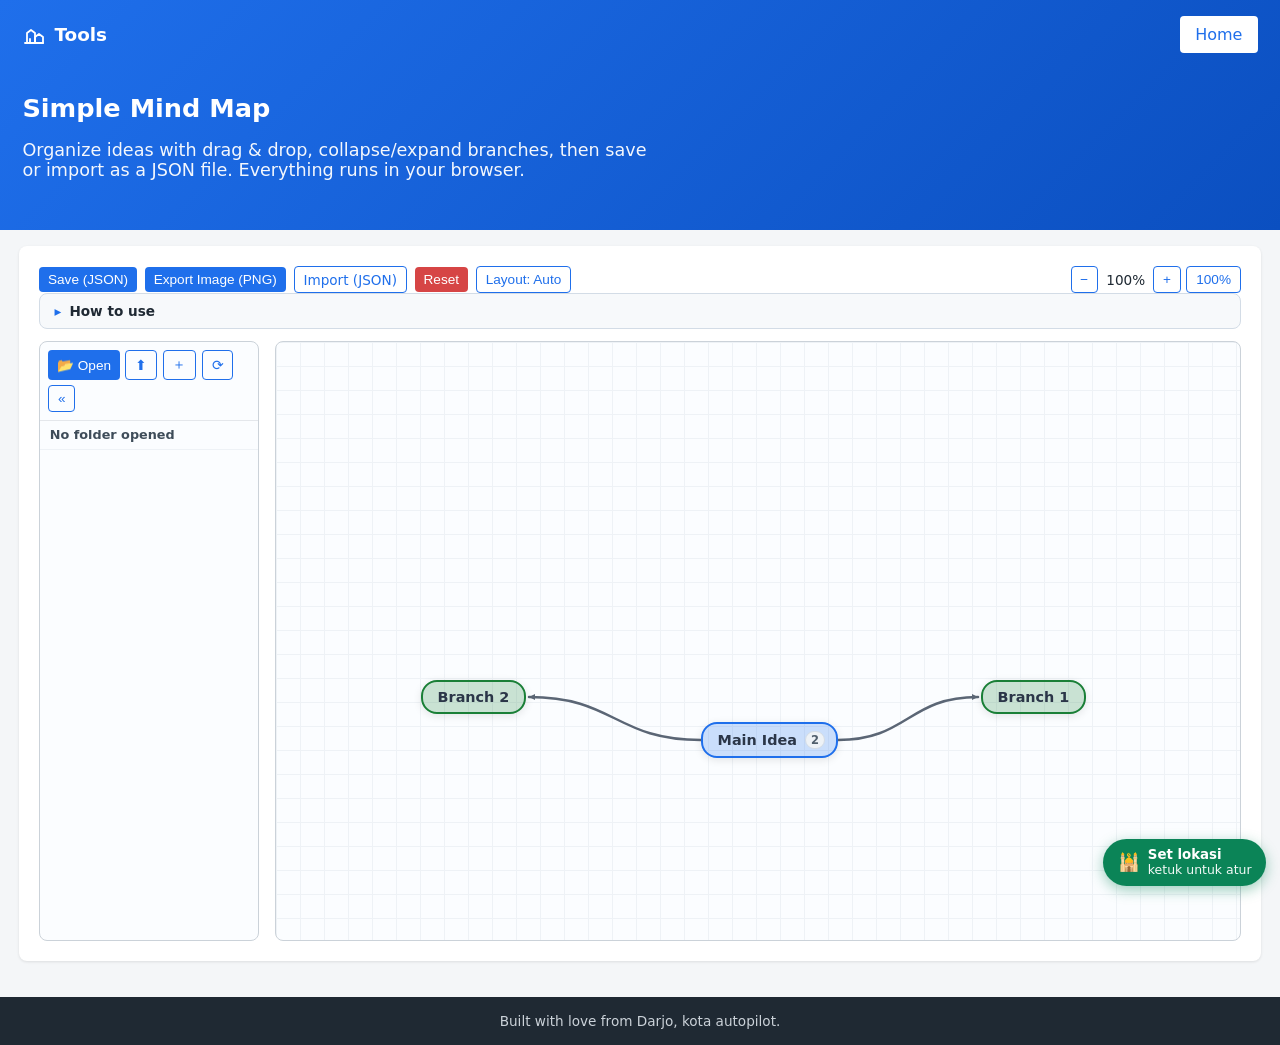
<file: mindmap.html>
<!DOCTYPE html>
<html lang="en">
<head>
    <meta charset="UTF-8"/>
    <meta name="viewport" content="width=device-width, initial-scale=1.0"/>
    <title>Mind Map</title>
    <link rel="stylesheet" href="css/app.css?v=41"/>
</head>
<body>
<header class="landing-hero landing-hero-sm">
    <nav class="landing-nav">
        <a class="brand" href="index.html">
            <svg viewBox="0 0 24 24" width="24" height="24" fill="none" stroke="currentColor"
                 stroke-width="1.8" stroke-linecap="round" stroke-linejoin="round" aria-hidden="true">
                <path d="M3 21h18"/><path d="M5 21V11l4-3 4 3v10"/><path d="M13 21v-6l4-3 4 3v6"/><path d="M8 21v-4"/>
            </svg>
            <span>Tools</span>
        </a>
        <div><a class="btn btn-light" href="index.html">Home</a></div>
    </nav>
    <div class="hero-content">
        <h1>Simple Mind Map</h1>
        <p>Organize ideas with drag &amp; drop, collapse/expand branches, then save or import as a JSON file. Everything runs in your browser.</p>
    </div>
</header>

<div class="container container-full">
    <div class="card">
        <div class="mm-toolbar">
            <button class="btn btn-sm" id="mm-export-json">Save (JSON)</button>
            <button class="btn btn-sm" id="mm-export-png">Export Image (PNG)</button>
            <label class="btn btn-sm btn-outline" style="cursor:pointer;margin:0">
                Import (JSON)
                <input type="file" id="mm-import" accept=".json,application/json" hidden/>
            </label>
            <button class="btn btn-sm btn-danger" id="mm-reset">Reset</button>
            <button class="btn btn-sm btn-outline" id="mm-mode">Layout: Auto</button>
            <span class="mm-zoom-controls">
                <button class="btn btn-sm btn-outline" id="mm-zoom-out" title="Zoom out">&minus;</button>
                <span id="mm-zoom-level">100%</span>
                <button class="btn btn-sm btn-outline" id="mm-zoom-in" title="Zoom in">+</button>
                <button class="btn btn-sm btn-outline" id="mm-zoom-reset" title="Reset zoom">100%</button>
            </span>
        </div>
        <details class="tool-help">
            <summary>How to use</summary>
            <div class="tool-help-body">
                <ul>
                    <li><strong>Right-click</strong> a node for its menu (add child, edit text, mark done, description, collapse, delete).</li>
                    <li>Double-click text to edit — <strong>Enter</strong> for a new line, <strong>Ctrl+Enter</strong> or click outside to save, <strong>Esc</strong> to cancel.</li>
                    <li>The number badge = child count; <strong>click the badge</strong> to expand/collapse. A blue dot means the node has a description.</li>
                    <li><strong>Auto</strong> layout tidies positions automatically; <strong>Manual</strong> lets you drag freely. <strong>Ctrl+drag</strong> to pan.</li>
                    <li>On touch devices, <strong>press and hold</strong> a node to open its menu.</li>
                    <li>Use <strong>Open Folder</strong> on the left to work with local <code>.json</code> files (auto-save, rename, delete).</li>
                </ul>
            </div>
        </details>
        <div class="dg-wrap">
            <button class="nt-side-toggle" data-sidebar-toggle title="Show/hide file explorer">☰ Files</button>
            <aside class="nt-sidebar">
                <div class="nt-side-head">
                    <button class="btn btn-sm" id="mm-open-folder" title="Open a local folder">📂 Open</button>
                    <button class="btn btn-sm btn-outline" id="mm-up" title="Go up one level" disabled>⬆</button>
                    <button class="btn btn-sm btn-outline" id="mm-new-file" title="Create a new file" disabled>＋</button>
                    <button class="btn btn-sm btn-outline" id="mm-refresh" title="Reload list" disabled>⟳</button>
                    <button class="btn btn-sm btn-outline nt-side-collapse" data-sidebar-toggle title="Hide file explorer">«</button>
                </div>
                <div class="nt-folder-name" id="mm-folder-name">No folder opened</div>
                <ul class="nt-tree" id="mm-tree"></ul>
                <p class="nt-hint" id="mm-fs-hint"></p>
                <div class="nt-status" id="mm-fs-status" style="padding:0.4rem 0.6rem"></div>
            </aside>
            <div id="mm-canvas" class="mm-canvas">
                <div id="mm-stage" class="mm-stage">
                    <svg id="mm-svg" class="mm-svg" width="1000" height="600"></svg>
                    <div id="mm-nodes" class="mm-nodes"></div>
                </div>
            </div>
        </div>
    </div>
</div>
<footer class="app-footer">
    <span>Built with love from Darjo, kota autopilot.</span>
</footer>
<script src="js/fs-explorer.js?v=41"></script>
<script src="js/mindmap.js?v=41"></script>
<script src="js/sidebar-toggle.js?v=41"></script>
<script src="js/prayer-times.js?v=41"></script>
</body>
</html>
</file>
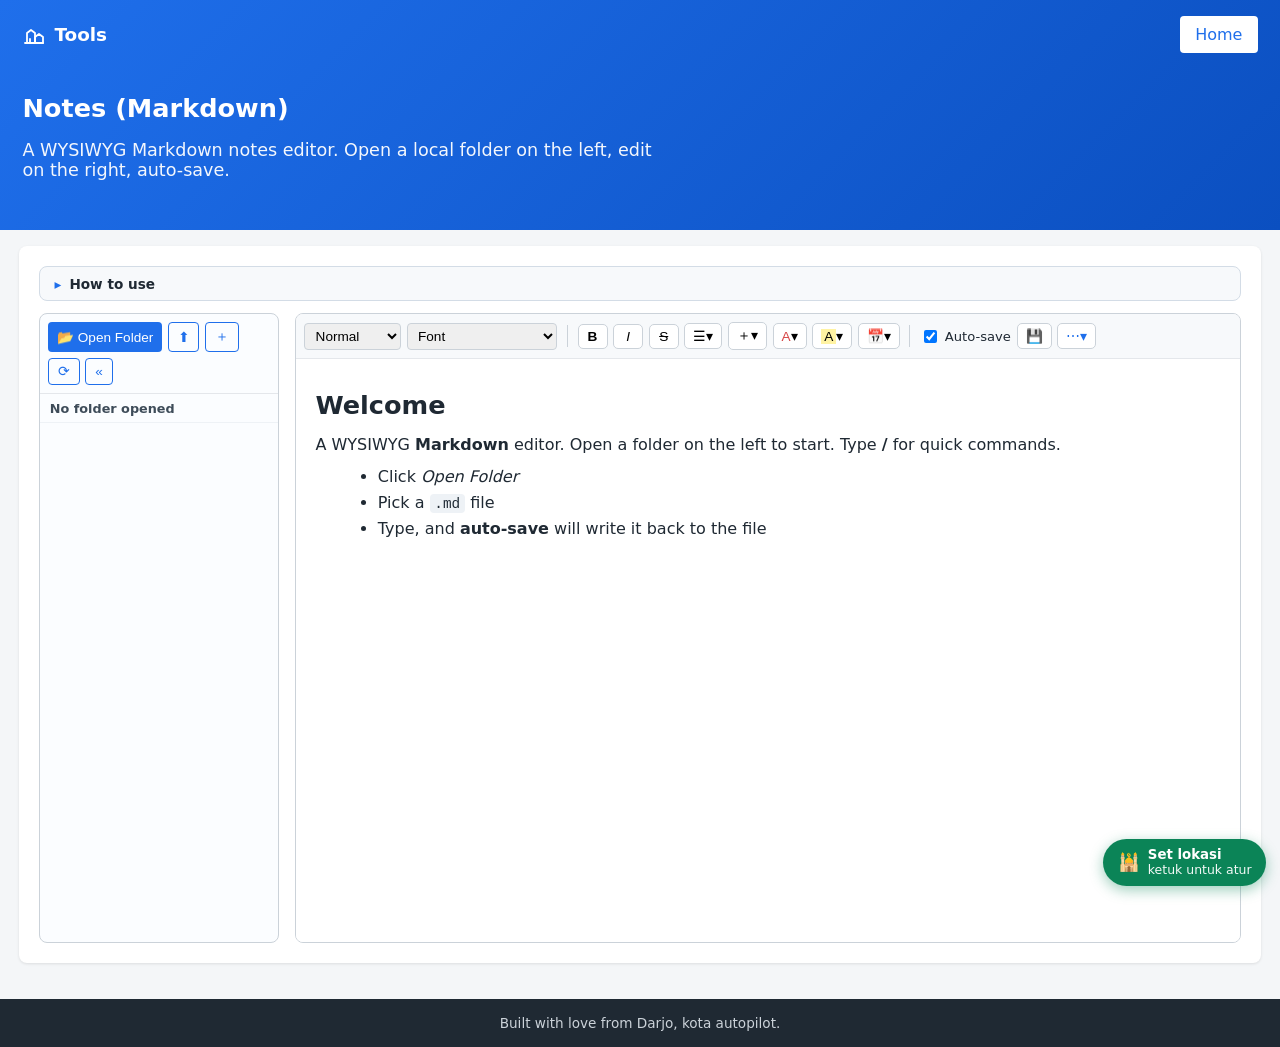
<file: notes.html>
<!DOCTYPE html>
<html lang="en">
<head>
    <meta charset="UTF-8"/>
    <meta name="viewport" content="width=device-width, initial-scale=1.0, interactive-widget=resizes-content"/>
    <title>Notes (Markdown)</title>
    <link rel="stylesheet" href="css/app.css?v=41"/>
</head>
<body>
<header class="landing-hero landing-hero-sm">
    <nav class="landing-nav">
        <a class="brand" href="index.html">
            <svg viewBox="0 0 24 24" width="24" height="24" fill="none" stroke="currentColor"
                 stroke-width="1.8" stroke-linecap="round" stroke-linejoin="round" aria-hidden="true">
                <path d="M3 21h18"/><path d="M5 21V11l4-3 4 3v10"/><path d="M13 21v-6l4-3 4 3v6"/><path d="M8 21v-4"/>
            </svg>
            <span>Tools</span>
        </a>
        <div><a class="btn btn-light" href="index.html">Home</a></div>
    </nav>
    <div class="hero-content"><h1>Notes (Markdown)</h1>
        <p>A WYSIWYG Markdown notes editor. Open a local folder on the left, edit on the right, auto-save.</p></div>
</header>

<div class="container container-full">
    <div class="card">
        <details class="tool-help">
            <summary>How to use</summary>
            <div class="tool-help-body">
                <ul>
                    <li>Click <strong>Open Folder</strong> in the sidebar to pick a local folder. <code>.md</code>/<code>.txt</code> files appear there; click to open, or use the <strong>⋯</strong> button to rename/delete.</li>
                    <li>Type to edit. Toolbar: <b>B</b>/<i>I</i>/<s>S</s> for inline format; <strong>☰▾</strong> for lists; <strong>＋▾</strong> to insert link, divider, code, table, or a collapsible section.</li>
                    <li><strong>Slash commands</strong>: type <code>/</code> to open a quick menu with the same actions (headings, lists, table, code, etc.). Keep typing to filter, use <strong>↑/↓</strong> and <strong>Enter</strong>, or <strong>Esc</strong> to close.</li>
                    <li>Inside a list, press <strong>Tab</strong> to nest a sub-list and <strong>Shift+Tab</strong> to go up a level.</li>
                    <li><strong>Multi-line code block</strong>: use <strong>＋▾ → Code block</strong>. Inside it, <strong>Enter</strong> = new line, <strong>Tab</strong> = 2 spaces, <strong>Enter on an empty line</strong> exits the block.</li>
                    <li><strong>A▾</strong> = text color, highlight, and insert <strong>date/time</strong> (select text first for color).</li>
                    <li><strong>💾</strong> saves. The <strong>⋯▾</strong> menu has Save as…, Export PDF, Toggle Raw source, word-wrap, and <strong>Toggle spell check</strong>. A literal <code>&lt;br&gt;</code> renders as a line break.</li>
                    <li><strong>Spell check</strong> uses your browser's built-in checker (English). Misspelled words get a red underline; right-click a word for suggestions. Toggle it off in <strong>⋯▾</strong> for mixed-language notes.</li>
                    <li><strong>Auto-save</strong> writes back to the file automatically. Requires a Chromium-based browser (Chrome/Edge) for folder access.</li>
                </ul>
            </div>
        </details>
        <div class="nt-layout">
            <!-- Sidebar explorer -->
            <button class="nt-side-toggle" data-sidebar-toggle title="Show/hide file explorer">☰ Files</button>
            <aside class="nt-sidebar">
                <div class="nt-side-head">
                    <button class="btn btn-sm" id="nt-open-folder" title="Open a local folder">📂 Open Folder</button>
                    <button class="btn btn-sm btn-outline" id="nt-up" title="Go up one level" disabled>⬆</button>
                    <button class="btn btn-sm btn-outline" id="nt-new-file" title="Create a new note" disabled>＋</button>
                    <button class="btn btn-sm btn-outline" id="nt-refresh" title="Reload list" disabled>⟳</button>
                    <button class="btn btn-sm btn-outline nt-side-collapse" data-sidebar-toggle title="Hide file explorer">«</button>
                </div>
                <div class="nt-folder-name" id="nt-folder-name">No folder opened</div>
                <ul class="nt-tree" id="nt-tree"></ul>
                <p class="nt-hint" id="nt-fs-hint"></p>
            </aside>

            <!-- Editor -->
            <section class="nt-main">
                <div class="nt-toolbar" id="nt-toolbar">
                    <select id="nt-block" title="Paragraph style">
                        <option value="p">Normal</option>
                        <option value="h1">Heading 1</option>
                        <option value="h2">Heading 2</option>
                        <option value="h3">Heading 3</option>
                        <option value="blockquote">Quote</option>
                        <option value="pre">Code</option>
                    </select>
                    <select id="nt-font" title="Font family">
                        <option value="">Font</option>
                        <option value="Arial, Helvetica, sans-serif">Arial</option>
                        <option value="'Times New Roman', Times, serif">Times New Roman</option>
                        <option value="Georgia, serif">Georgia</option>
                        <option value="'Courier New', monospace">Courier New</option>
                        <option value="Verdana, Geneva, sans-serif">Verdana</option>
                        <option value="'Trebuchet MS', sans-serif">Trebuchet MS</option>
                        <option value="Tahoma, sans-serif">Tahoma</option>
                        <option value="'Comic Sans MS', cursive">Comic Sans MS</option>
                    </select>
                    <span class="nt-sep"></span>
                    <!-- Inline formatting -->
                    <button type="button" data-cmd="bold" title="Bold (Ctrl+B)"><b>B</b></button>
                    <button type="button" data-cmd="italic" title="Italic (Ctrl+I)"><i>I</i></button>
                    <button type="button" data-cmd="strikeThrough" title="Strikethrough"><s>S</s></button>
                    <!-- Lists group -->
                    <div class="nt-dd">
                        <button type="button" data-dd title="Lists">☰▾</button>
                        <div class="nt-dd-menu nt-menu-list">
                            <button type="button" data-cmd="insertUnorderedList">• Bulleted list</button>
                            <button type="button" data-cmd="insertOrderedList">1. Numbered list</button>
                        </div>
                    </div>
                    <!-- Insert group (link, divider, code, table, collapsible) -->
                    <div class="nt-dd">
                        <button type="button" data-dd title="Insert">＋▾</button>
                        <div class="nt-dd-menu nt-menu-list">
                            <button type="button" data-act="link">🔗 Link</button>
                            <button type="button" data-act="hr">― Divider</button>
                            <button type="button" data-act="code">&lt;/&gt; Inline code</button>
                            <button type="button" data-act="codeblock">▤ Code block</button>
                            <button type="button" data-act="table">▦ Table</button>
                            <button type="button" data-act="details">▸ Collapsible</button>
                        </div>
                    </div>
                    <!-- Colors & date -->
                    <div class="nt-dd">
                        <button type="button" id="nt-color-btn" title="Text color"><span style="color:#d64545">A</span>▾</button>
                        <div class="nt-dd-menu" id="nt-color-menu"></div>
                    </div>
                    <div class="nt-dd">
                        <button type="button" id="nt-hilite-btn" title="Highlight color"><span style="background:#fff3a3;padding:0 3px">A</span>▾</button>
                        <div class="nt-dd-menu" id="nt-hilite-menu"></div>
                    </div>
                    <div class="nt-dd">
                        <button type="button" id="nt-date-btn" title="Insert date/time">📅▾</button>
                        <div class="nt-dd-menu nt-date-menu" id="nt-date-menu"></div>
                    </div>
                    <span class="nt-sep"></span>
                    <!-- File / export group -->
                    <label class="nt-autosave" title="Auto-save to file">
                        <input type="checkbox" id="nt-autosave" checked/> Auto-save
                    </label>
                    <button class="btn btn-sm" id="nt-save" title="Save (Ctrl+S)">💾</button>
                    <div class="nt-dd">
                        <button type="button" data-dd class="btn btn-sm btn-outline" title="File &amp; export">⋯▾</button>
                        <div class="nt-dd-menu nt-menu-list">
                            <button type="button" id="nt-saveas">Save as…</button>
                            <button type="button" id="nt-pdf">Export PDF</button>
                            <button type="button" id="nt-raw">Toggle Raw source</button>
                            <button type="button" id="nt-wrap">Toggle word wrap (Raw)</button>
                            <button type="button" id="nt-spell">Toggle spell check</button>
                        </div>
                    </div>
                    <span class="nt-status" id="nt-status"></span>
                </div>
                <div class="nt-editor" id="nt-editor" contenteditable="true" spellcheck="true"></div>
                <textarea class="nt-raw" id="nt-raw-area" spellcheck="false" style="display:none"></textarea>
            </section>
        </div>
    </div>
</div>
<footer class="app-footer">
    <span>Built with love from Darjo, kota autopilot.</span>
</footer>
<script src="js/notes.js?v=41"></script>
<script src="js/sidebar-toggle.js?v=41"></script>
<script src="js/prayer-times.js?v=41"></script>
</body>
</html>
</file>
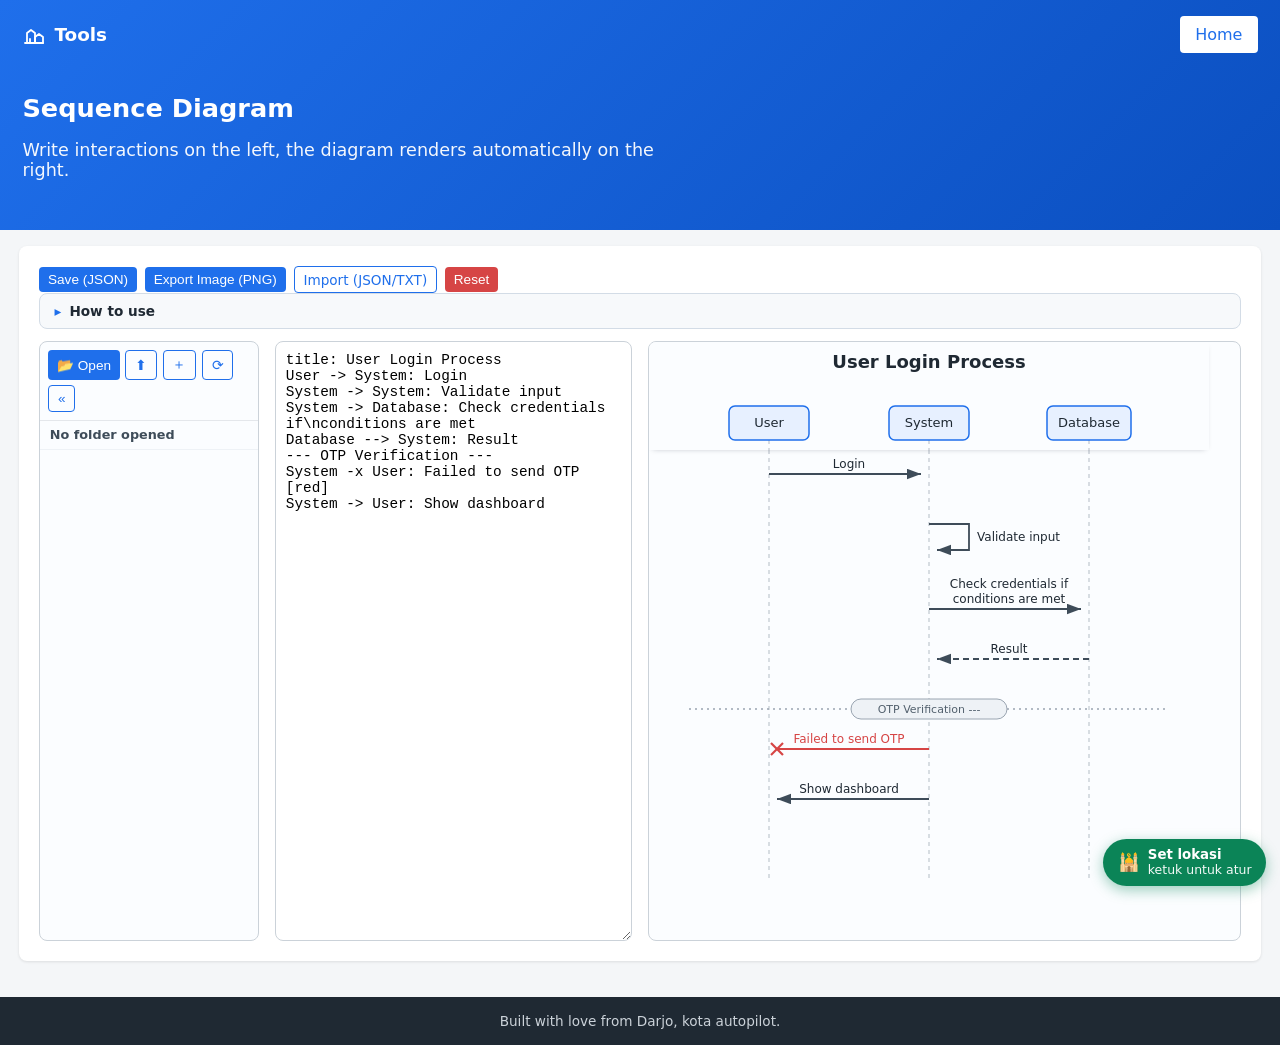
<file: sequence.html>
<!DOCTYPE html>
<html lang="en">
<head>
    <meta charset="UTF-8"/>
    <meta name="viewport" content="width=device-width, initial-scale=1.0"/>
    <title>Sequence Diagram</title>
    <link rel="stylesheet" href="css/app.css?v=41"/>
</head>
<body>
<header class="landing-hero landing-hero-sm">
    <nav class="landing-nav">
        <a class="brand" href="index.html">
            <svg viewBox="0 0 24 24" width="24" height="24" fill="none" stroke="currentColor"
                 stroke-width="1.8" stroke-linecap="round" stroke-linejoin="round" aria-hidden="true">
                <path d="M3 21h18"/><path d="M5 21V11l4-3 4 3v10"/><path d="M13 21v-6l4-3 4 3v6"/><path d="M8 21v-4"/>
            </svg>
            <span>Tools</span>
        </a>
        <div><a class="btn btn-light" href="index.html">Home</a></div>
    </nav>
    <div class="hero-content"><h1>Sequence Diagram</h1>
        <p>Write interactions on the left, the diagram renders automatically on the right.</p></div>
</header>

<div class="container container-full">
    <div class="card">
        <div class="mm-toolbar">
            <button class="btn btn-sm" id="sq-export-json">Save (JSON)</button>
            <button class="btn btn-sm" id="sq-export-png">Export Image (PNG)</button>
            <label class="btn btn-sm btn-outline" style="cursor:pointer;margin:0">Import (JSON/TXT)
                <input type="file" id="sq-import" accept=".json,.txt,application/json,text/plain" hidden/>
            </label>
            <button class="btn btn-sm btn-danger" id="sq-reset">Reset</button>
        </div>
        <details class="tool-help">
            <summary>How to use</summary>
            <div class="tool-help-body">
                <ul>
                    <li><code>A -&gt; B: Message</code> = solid arrow, <code>A --&gt; B: Message</code> = dashed, <code>A -x B: Message</code> = failed (X).</li>
                    <li>Add <code>[red]</code> to a message for a red line. Self-loop: <code>A -&gt; A: Internal process</code>.</li>
                    <li>Overall title: <code>title: Title</code>. Separator: <code>---</code> or <code>--- text</code>. Note: <code>note: text</code>.</li>
                    <li>Line break in a message: type <code>\n</code> (e.g. <code>A -&gt; B: line1\nline2</code>). All syntax is optional.</li>
                    <li>Use <strong>Open Folder</strong> on the left to work with local <code>.json</code> files (auto-save, rename, delete).</li>
                </ul>
            </div>
        </details>
        <div class="sq-wrap">
            <button class="nt-side-toggle" data-sidebar-toggle title="Show/hide file explorer">☰ Files</button>
            <aside class="nt-sidebar">
                <div class="nt-side-head">
                    <button class="btn btn-sm" id="sq-open-folder" title="Open a local folder">📂 Open</button>
                    <button class="btn btn-sm btn-outline" id="sq-up" title="Go up one level" disabled>⬆</button>
                    <button class="btn btn-sm btn-outline" id="sq-new-file" title="Create a new file" disabled>＋</button>
                    <button class="btn btn-sm btn-outline" id="sq-refresh" title="Reload list" disabled>⟳</button>
                    <button class="btn btn-sm btn-outline nt-side-collapse" data-sidebar-toggle title="Hide file explorer">«</button>
                </div>
                <div class="nt-folder-name" id="sq-folder-name">No folder opened</div>
                <ul class="nt-tree" id="sq-tree"></ul>
                <p class="nt-hint" id="sq-fs-hint"></p>
                <div class="nt-status" id="sq-fs-status" style="padding:0.4rem 0.6rem"></div>
            </aside>
            <div class="sq-layout">
                <textarea id="sq-input" class="sq-input" spellcheck="false"></textarea>
                <div class="sq-canvas">
                    <svg id="sq-head" class="sq-head" width="600" height="80"></svg>
                    <svg id="sq-svg" width="600" height="400"></svg>
                </div>
            </div>
        </div>
    </div>
</div>
<footer class="app-footer">
    <span>Built with love from Darjo, kota autopilot.</span>
</footer>
<script src="js/fs-explorer.js?v=41"></script>
<script src="js/sequence.js?v=41"></script>
<script src="js/sidebar-toggle.js?v=41"></script>
<script src="js/prayer-times.js?v=41"></script>
</body>
</html>
</file>
<file: css/app.css>
* { box-sizing: border-box; }
html, body { height: 100%; }
body { font-family: system-ui, -apple-system, Segoe UI, Roboto, sans-serif; margin: 0; background: #f4f6f8;
    color: #1f2933; display: flex; flex-direction: column; min-height: 100vh; }
.container { flex: 1 0 auto; }
.app-footer { flex-shrink: 0; background: #1f2933; color: #cbd2d9; text-align: center;
    padding: 1rem; font-size: 0.85rem; display: flex; flex-direction: column; gap: 0.25rem; align-items: center; }
.app-footer a { color: #9ecbff; text-decoration: none; }
.app-footer a:hover { text-decoration: underline; }

.navbar { display: flex; align-items: center; gap: 0.5rem; background: #1f6feb; color: #fff; padding: 0.6rem 1rem; flex-wrap: wrap; }
.navbar a { color: #fff; text-decoration: none; padding: 0.4rem 0.65rem; border-radius: 4px; display: inline-block; }
.navbar a:hover { background: rgba(255,255,255,0.12); }
.navbar a.active { background: #fff; color: #1f6feb; font-weight: 600; }
.navbar .brand { font-weight: bold; font-size: 1.1rem; margin-right: 1rem; padding: 0.3rem 0;
    display: flex; align-items: center; gap: 0.5rem; }
.navbar .brand:hover { background: transparent; }
.navbar .brand-icon { flex-shrink: 0; }
.brand-text { display: flex; flex-direction: column; line-height: 1.15; }
.brand-unit { font-size: 0.72rem; font-weight: 500; color: #d7e6ff; }
.nav-links { flex: 1; display: flex; flex-wrap: wrap; gap: 0.25rem; align-items: center; }
.nav-links > span { display: flex; flex-wrap: wrap; gap: 0.25rem; }

/* Tombol hamburger hanya tampil di layar kecil */
.nav-toggle { display: none; background: rgba(255,255,255,0.15); border: none; color: #fff;
    font-size: 1.3rem; line-height: 1; padding: 0.35rem 0.6rem; border-radius: 4px; cursor: pointer; }

.logout-form { display: flex; align-items: center; gap: 0.5rem; }
.logout-form button { background: #0b4fc0; color: #fff; border: none; padding: 0.45rem 0.8rem; border-radius: 4px; cursor: pointer; }

.container { max-width: 1000px; margin: 1.5rem auto; padding: 0 1rem; }
.card { background: #fff; border-radius: 8px; padding: 1.25rem; box-shadow: 0 1px 3px rgba(0,0,0,0.1); margin-bottom: 1.25rem; }

/* Tabel dibungkus agar bisa di-scroll horizontal di layar sempit */
.table-wrap { width: 100%; overflow-x: auto; -webkit-overflow-scrolling: touch; }
table { width: 100%; border-collapse: collapse; min-width: 480px; }
th, td { text-align: left; padding: 0.5rem 0.6rem; border-bottom: 1px solid #e4e7eb; white-space: nowrap; }
th { background: #f0f3f6; }
/* Kolom yang boleh membungkus teks panjang (mis. detail audit / keterangan) */
td.wrap { white-space: normal; min-width: 200px; }

.btn { display: inline-block; background: #1f6feb; color: #fff; border: none; padding: 0.55rem 0.95rem;
    border-radius: 4px; cursor: pointer; text-decoration: none; font-size: 1rem; }
.btn-danger { background: #d64545; }
.btn-sm { padding: 0.3rem 0.55rem; font-size: 0.85rem; }

label { display: block; margin: 0.5rem 0 0.2rem; font-size: 0.9rem; }
input, select, textarea { width: 100%; padding: 0.55rem; border: 1px solid #cbd2d9; border-radius: 4px;
    font-size: 1rem; }

.row { display: flex; gap: 1rem; flex-wrap: wrap; }
.row > div { flex: 1; min-width: 180px; }

.alert { padding: 0.6rem 1rem; border-radius: 4px; margin-bottom: 0.75rem; }
.alert-success { background: #e3f9e5; color: #1a7f37; }
.alert-error { background: #fbe9e7; color: #b71c1c; }

.masuk { color: #1a7f37; font-weight: 600; }
.keluar { color: #b71c1c; font-weight: 600; }

.summary { display: flex; gap: 1rem; margin: 0.5rem 0; flex-wrap: wrap; }
.summary div { background: #f0f3f6; padding: 0.75rem 1rem; border-radius: 6px; flex: 1; min-width: 140px; }

.login-wrap { max-width: 360px; margin: 8vh auto; padding: 0 1rem; }

/* ===== Landing ===== */
.landing-hero { background: linear-gradient(135deg, #1f6feb, #0b4fc0); color: #fff; }
.landing-nav { display: flex; justify-content: space-between; align-items: center;
    max-width: 1000px; margin: 0 auto; padding: 1rem; flex-wrap: wrap; gap: 0.5rem; }
.landing-nav .brand { color: #fff; text-decoration: none; font-weight: bold; font-size: 1.15rem;
    display: flex; align-items: center; gap: 0.5rem; }
.landing-nav .btn { margin-left: 0.5rem; }
.hero-content { max-width: 1000px; margin: 0 auto; padding: 2.5rem 1rem 3rem; }
.hero-content h1 { font-size: 2rem; margin: 0 0 0.75rem; max-width: 720px; }
.hero-content p { font-size: 1.1rem; opacity: 0.95; max-width: 640px; }
.hero-cta { margin-top: 1.5rem; display: flex; gap: 0.75rem; flex-wrap: wrap; }
.landing-hero-sm .hero-content { padding: 1.5rem 1rem 2rem; }
.landing-hero-sm .hero-content h1 { font-size: 1.6rem; }
/* Tool sub-page headers (landing-hero-sm) span the full width like the content below */
.landing-hero-sm .landing-nav,
.landing-hero-sm .hero-content { max-width: none; margin: 0; padding-left: 1.4rem; padding-right: 1.4rem; }

.btn-light { background: #fff; color: #1f6feb; }
.btn-ghost { background: transparent; border: 1px solid rgba(255,255,255,0.6); color: #fff; }
.btn-outline { background: transparent; border: 1px solid #1f6feb; color: #1f6feb; }

.feature-grid { display: grid; grid-template-columns: repeat(auto-fit, minmax(240px, 1fr)); gap: 1rem; margin-top: 0.5rem; }
.feature { background: #f0f3f6; border-radius: 8px; padding: 1rem; }
.feature h3 { margin: 0 0 0.4rem; font-size: 1.05rem; }
.feature p { margin: 0; font-size: 0.92rem; color: #3e4c59; }

@media (max-width: 640px) {
    .hero-content h1 { font-size: 1.5rem; }
    .hero-content p { font-size: 1rem; }
    .landing-nav .btn { width: auto; margin-bottom: 0; }
    .hero-cta .btn { width: 100%; text-align: center; }
}

/* ===== Mobile ===== */
@media (max-width: 640px) {
    .navbar { padding: 0.5rem 0.75rem; }
    .nav-toggle { display: inline-block; order: 2; margin-left: auto; }
    .nav-links { flex-basis: 100%; order: 3; flex-direction: column; align-items: stretch; display: none; }
    .nav-links.open { display: flex; }
    .nav-links > span { flex-direction: column; }
    .navbar a { padding: 0.6rem 0.5rem; border-radius: 6px; }
    .logout-form { order: 1; }
    .container { margin: 1rem auto; }
    .card { padding: 1rem; }
    .summary div { min-width: 100%; }
    .btn { width: 100%; text-align: center; margin-bottom: 0.4rem; }
    .btn-sm { width: auto; margin-bottom: 0; }
    h1 { font-size: 1.5rem; }
    h2 { font-size: 1.25rem; }
}

/* ===== Mind Map ===== */
.mm-toolbar { display: flex; gap: 0.5rem; flex-wrap: wrap; align-items: center; }
.mm-canvas { position: relative; width: 100%; height: 600px; overflow: auto;
    border: 1px solid #cbd2d9; border-radius: 8px; background:
    linear-gradient(#eef2f6 1px, transparent 1px) 0 0/100% 24px,
    linear-gradient(90deg, #eef2f6 1px, transparent 1px) 0 0/24px 100%, #fbfdff; }
.mm-stage { position: relative; transform-origin: 0 0; }
.mm-svg { position: absolute; top: 0; left: 0; pointer-events: none; }
.mm-nodes { position: absolute; top: 0; left: 0; }
.mm-node { position: absolute; display: inline-flex; align-items: center; gap: 0.3rem;
    background: #fff; border: 2px solid #1f6feb; border-radius: 16px; padding: 0.45rem 0.7rem;
    box-shadow: 0 2px 8px rgba(0,0,0,0.10); cursor: grab; user-select: none;
    width: max-content; max-width: 320px; transition: box-shadow 0.15s, transform 0.15s; }
.mm-node:hover { box-shadow: 0 4px 14px rgba(0,0,0,0.16); }
.mm-editor { white-space: pre-wrap; font-family: inherit; font-size: 0.9rem; min-width: 140px;
    border: 1px solid #1f6feb; border-radius: 4px; padding: 0.25rem; resize: both; }
.mm-zoom-controls { display: inline-flex; align-items: center; gap: 0.35rem; margin-left: auto; }
.mm-zoom-controls #mm-zoom-level { min-width: 44px; text-align: center; font-size: 0.85rem; }
.mm-node.dragging { cursor: grabbing; opacity: 0.85; box-shadow: 0 4px 12px rgba(0,0,0,0.2); }
.mm-label { font-size: 0.9rem; padding: 0 0.2rem; text-align: center; flex: 0 1 auto;
    white-space: pre-wrap; overflow-wrap: anywhere; font-weight: 600; color: #2b3648; }
.mm-toggle { width: 20px; height: 20px; line-height: 1; border-radius: 50%; border: none;
    background: #1f6feb; color: #fff; cursor: pointer; font-weight: bold; }
.mm-act { border: none; background: #e4e7eb; color: #1f2933; border-radius: 4px;
    font-size: 0.72rem; padding: 0.15rem 0.35rem; cursor: pointer; }
.mm-add { width: 20px; height: 20px; border-radius: 50%; font-weight: bold; font-size: 0.9rem;
    line-height: 1; padding: 0; background: #d6e4ff; color: #1f6feb; }
.mm-act.mm-del { background: #fbe0e0; color: #b71c1c; font-weight: bold; }
/* Badge jumlah anak pada node induk */
.mm-count { display: inline-flex; align-items: center; justify-content: center; min-width: 18px;
    height: 18px; padding: 0 5px; border-radius: 9px; background: #eef2f6; color: #52606d;
    font-size: 0.72rem; font-weight: 700; border: 1px solid #d3dce6; cursor: pointer; }
.mm-count:hover { background: #d6e4ff; color: #1f6feb; border-color: #1f6feb; }
.mm-count.collapsed { background: #1f6feb; color: #fff; border-color: #1f6feb; }
/* Badge yang sama juga menampilkan progres "done" anak: hijau bila ada yang done, solid bila semua done */
.mm-count.has-done { background: #e6f4ea; color: #1a7f37; border-color: #b7dfc2; }
.mm-count.has-done:hover { background: #d3ecda; }
.mm-count.complete { background: #1a7f37; color: #fff; border-color: #1a7f37; }
.mm-count.complete:hover { background: #166b2e; }
/* Titik penanda node punya deskripsi */
.mm-desc-dot { width: 8px; height: 8px; border-radius: 50%; background: #1f6feb;
    display: inline-block; flex: 0 0 auto; }

/* Tombol tandai selesai + gaya node selesai */
.mm-act.mm-done { background: #e6f4ea; color: #1a7f37; font-weight: bold; }
.mm-act.mm-done.is-done { background: #1a7f37; color: #fff; }
.mm-node.is-done { opacity: 0.72; }
.mm-node.is-done .mm-label { text-decoration: line-through; text-decoration-thickness: 2px; }
.mm-act.mm-note { background: #e6f0ff; color: #1f6feb; font-weight: bold; position: relative; }
/* Titik penanda bila node punya deskripsi */
.mm-act.mm-note.has-desc::after { content: ''; position: absolute; top: -2px; right: -2px;
    width: 7px; height: 7px; background: #d64545; border: 1px solid #fff; border-radius: 50%; }
/* Modal deskripsi */
.mm-modal-overlay { position: fixed; inset: 0; background: rgba(0,0,0,0.35); z-index: 2000;
    display: flex; align-items: center; justify-content: center; padding: 1rem; }
.mm-modal { background: #fff; border-radius: 10px; box-shadow: 0 10px 40px rgba(0,0,0,0.3);
    width: min(600px, 100%); max-height: 80vh; display: flex; flex-direction: column; overflow: hidden; }
.mm-modal-title { font-weight: 600; padding: 0.9rem 1rem; border-bottom: 1px solid #e4e7eb;
    color: #1f2933; }
.mm-modal-textarea { flex: 1; min-height: 220px; border: none; padding: 1rem; font-family: inherit;
    font-size: 0.95rem; resize: vertical; outline: none; white-space: pre-wrap; }
.mm-modal-actions { display: flex; justify-content: flex-end; gap: 0.5rem; padding: 0.75rem 1rem;
    border-top: 1px solid #e4e7eb; }

/* ===== Tools hub ===== */
.tool-card { display: block; text-decoration: none; color: inherit; transition: box-shadow .15s, transform .15s; }
.tool-card:hover { box-shadow: 0 4px 14px rgba(0,0,0,0.12); transform: translateY(-2px); }

/* ===== Sequence diagram ===== */
/* Tinggi tetap untuk area teks & diagram supaya konten panjang di-scroll DI DALAM frame
   (bukan mendorong seluruh halaman). */
.sq-layout { display: flex; gap: 1rem; flex-wrap: wrap; min-width: 0; align-items: stretch; }
.sq-input { flex: 1 1 260px; min-width: 0; height: 600px; font-family: ui-monospace, Menlo, Consolas, monospace;
    font-size: 0.9rem; padding: 0.6rem; border: 1px solid #cbd2d9; border-radius: 8px; resize: vertical;
    overflow: auto; }
.sq-canvas { flex: 2 1 400px; min-width: 0; height: 600px; overflow: auto; border: 1px solid #cbd2d9; border-radius: 8px;
    background: #fbfdff; position: relative; }
/* Header lengket (judul + kotak aktor) tetap di atas saat body di-scroll. */
.sq-head { position: sticky; top: 0; z-index: 5; display: block;
    background: #fbfdff; box-shadow: 0 2px 6px -4px rgba(15,23,42,0.4); }

/* ===== Diagram + file-explorer layout (flow, free, sequence) ===== */
.dg-wrap, .sq-wrap { display: flex; gap: 1rem; align-items: stretch; position: relative; }
.dg-wrap > .mm-canvas, .sq-wrap > .sq-layout { flex: 1; min-width: 0; }
.dg-wrap .nt-sidebar, .sq-wrap .nt-sidebar { flex: 0 0 220px; height: 600px; }
@media (max-width: 760px) {
    .dg-wrap, .sq-wrap { flex-direction: column; }
    .dg-wrap .nt-sidebar, .sq-wrap .nt-sidebar { flex: 0 0 auto; height: auto; max-height: 200px; }
}

/* ===== "How to use" help panel (collapsible, uniform across tools) ===== */
.tool-help { margin: 0 0 0.75rem; border: 1px solid #d3dce6; border-radius: 8px; background: #f7f9fb;
    font-size: 0.85rem; color: #3e4c59; }
.tool-help > summary { cursor: pointer; list-style: none; padding: 0.55rem 0.9rem; font-weight: 600;
    color: #1f2933; display: flex; align-items: center; gap: 0.5rem; border-radius: 8px; user-select: none; }
.tool-help > summary::-webkit-details-marker { display: none; }
.tool-help > summary::before { content: '▸'; color: #1f6feb; transition: transform 0.15s; }
.tool-help[open] > summary::before { transform: rotate(90deg); }
.tool-help > summary:hover { background: #eef3ff; }
.tool-help .tool-help-body { padding: 0.2rem 1rem 0.8rem; line-height: 1.6; }
.tool-help ul { margin: 0.3rem 0 0.3rem 1.1rem; padding: 0; }
.tool-help li { margin: 0.15rem 0; }
.tool-help code { background: #e4e7eb; padding: 0.05rem 0.3rem; border-radius: 3px;
    font-family: ui-monospace, Menlo, Consolas, monospace; font-size: 0.9em; }

/* ===== Collapsible file-explorer sidebar (all tools) ===== */
.nt-layout { position: relative; }
/* Small "«" button inside the sidebar header to collapse it */
.nt-side-collapse { margin-left: auto; }
/* Floating "☰ Files" button to re-open a collapsed sidebar; hidden while expanded */
.nt-side-toggle { display: none; align-self: flex-start; margin: 0 0 0 0; border: 1px solid #cbd2d9;
    background: #fff; color: #1f2933; border-radius: 6px; padding: 0.35rem 0.6rem; cursor: pointer;
    font-size: 0.85rem; flex: 0 0 auto; height: fit-content; }
.nt-side-toggle:hover { background: #eef3ff; border-color: #1f6feb; }
.sidebar-collapsed > .nt-sidebar { display: none; }
.sidebar-collapsed > .nt-side-toggle { display: inline-block; }

/* ===== Generic diagram (flow & free) ===== */
.dg-node { position: absolute; display: inline-flex; align-items: center; gap: 0.25rem;
    background: #eef3ff; border: 2px solid #1f6feb; padding: 0.5rem 0.7rem; cursor: grab;
    user-select: none; min-width: 70px; justify-content: center; box-shadow: 0 1px 4px rgba(0,0,0,0.1);
    box-sizing: border-box; overflow: visible; }
.dg-node.dragging { cursor: grabbing; opacity: 0.85; }
.dg-node.linking { outline: 2px dashed #b7791f; }
/* Node yang sedang dipilih (multi-select via Shift+klik) */
.dg-node.selected { outline: 2px solid #1f6feb; outline-offset: 2px; }
/* Node yang tergabung dalam grup */
.dg-node.grouped { box-shadow: 0 0 0 2px rgba(31,111,235,0.25), 0 1px 4px rgba(0,0,0,0.1); }
/* Kotak seleksi rentang (rubber-band) */
.dg-rubber { position: absolute; z-index: 50; border: 1.5px dashed #1f6feb;
    background: rgba(31,111,235,0.10); pointer-events: none; }
.dg-rect { border-radius: 6px; }
.dg-ellipse { border-radius: 50%; padding: 0.7rem 1rem; }
/* Keputusan: ketupat simetris. clip-path dipindah ke lapisan ::before agar node itu
   sendiri TIDAK terpotong — sehingga tombol aksi & handle resize tetap terlihat/klikable. */
.dg-diamond { padding: 1.4rem 2rem; border: none; border-radius: 0; background: transparent;
    box-shadow: none; position: absolute; }
.dg-diamond::before { content: ''; position: absolute; inset: 0; z-index: 0;
    background: var(--dg-fill, #eef3ff);
    clip-path: polygon(50% 0, 100% 50%, 50% 100%, 0 50%);
    filter: drop-shadow(0 0 0.5px #1f6feb) drop-shadow(0 0 0.5px #1f6feb); }
.dg-diamond .dg-label { text-align: center; position: relative; z-index: 1; }
.dg-diamond .dg-act { position: relative; z-index: 2; }
/* Bentuk flowchart tambahan */
.dg-terminator { border-radius: 999px; padding: 0.5rem 1.1rem; }           /* mulai/selesai */
.dg-io { transform: skewX(-18deg); }                                        /* input/output (jajar genjang) */
.dg-io .dg-label { transform: skewX(18deg); }
.dg-doc { border-radius: 6px 6px 0 0; border-bottom-style: dashed; }        /* dokumen (perkiraan) */
.dg-subroutine { border-left-width: 6px; border-right-width: 6px; border-radius: 4px; } /* predefined process */
.dg-label { font-size: 0.85rem; text-align: center; white-space: pre-wrap; }
/* Label teks bebas: tanpa kotak/border/latar, hanya tulisan */
.dg-text { border: none; background: transparent; box-shadow: none; padding: 0.2rem 0.3rem;
    min-width: 40px; }
.dg-text .dg-label { font-size: 0.95rem; }
/* Baris pilihan warna di dalam menu konteks node */
.dg-swatch-row { display: flex; flex-wrap: wrap; gap: 4px; padding: 6px 10px; border-top: 1px solid #eef2f6;
    border-bottom: 1px solid #eef2f6; }
.dg-swatch-btn { width: 22px; height: 22px; border-radius: 4px; border: 1px solid #cbd2d9;
    cursor: pointer; padding: 0; }
.dg-swatch-btn:hover { outline: 2px solid #1f6feb; outline-offset: 1px; }
/* Swatch "Transparan": pola kotak-kotak agar dikenali */
.dg-swatch-transparent {
    background-image:
        linear-gradient(45deg, #c7ced6 25%, transparent 25%, transparent 75%, #c7ced6 75%),
        linear-gradient(45deg, #c7ced6 25%, #fff 25%, #fff 75%, #c7ced6 75%);
    background-size: 8px 8px; background-position: 0 0, 4px 4px; background-color: #fff; }
/* Resize dilakukan dengan menyeret langsung pojok kanan-bawah node (tanpa tombol). */
.mm-canvas.dg-linking { cursor: crosshair; }
/* Saat menggeser panel dengan Ctrl+seret */
.mm-canvas.dg-panning, .mm-canvas.dg-panning * { cursor: grabbing !important; }
/* Untuk flow/free diagram, grup garis (edge) harus bisa diklik/hover, meski .mm-svg secara umum pointer-events:none */
#dg-svg { pointer-events: none; }
#dg-svg g { pointer-events: all; }
/* Saat mode hubungkan, matikan interaksi garis agar klik jatuh ke node tujuan */
.mm-canvas.dg-linking #dg-svg g { pointer-events: none; }
.dg-menu { position: fixed; z-index: 1000; background: #fff; border: 1px solid #cbd2d9;
    border-radius: 6px; box-shadow: 0 4px 14px rgba(0,0,0,0.18); overflow: hidden; min-width: 150px; }
.dg-menu button { display: block; width: 100%; text-align: left; border: none; background: #fff;
    padding: 0.5rem 0.8rem; cursor: pointer; font-size: 0.9rem; }
.dg-menu button:hover { background: #eef3ff; }

/* ===== Notes (Markdown WYSIWYG) ===== */
.container-wide { max-width: 1600px; }
/* Tool pages use nearly the full viewport width */
.container-full { max-width: none; width: 100%; margin: 1rem auto; padding: 0 1.2rem; }
.nt-layout { display: flex; gap: 1rem; align-items: stretch; height: 70vh; min-height: 420px; }
.nt-sidebar { flex: 0 0 240px; border: 1px solid #cbd2d9; border-radius: 8px; background: #fbfdff;
    display: flex; flex-direction: column; overflow: hidden; }
.nt-side-head { display: flex; gap: 0.35rem; padding: 0.5rem; border-bottom: 1px solid #e4e7eb; flex-wrap: wrap; }
.nt-side-head .btn { margin: 0; }
.nt-folder-name { font-size: 0.8rem; font-weight: 600; color: #3e4c59; padding: 0.4rem 0.6rem;
    border-bottom: 1px solid #eef2f6; white-space: nowrap; overflow: hidden; text-overflow: ellipsis; }
.nt-tree { list-style: none; margin: 0; padding: 0.3rem; overflow: auto; flex: 1; }
.nt-item { padding: 0.35rem 0.5rem; border-radius: 5px; font-size: 0.85rem;
    display: flex; align-items: center; gap: 0.25rem; }
.nt-item:hover { background: #eef3ff; }
.nt-item.active { background: #1f6feb; color: #fff; }
.nt-item.active .nt-item-act { color: #fff; }
.nt-item-name { flex: 1; cursor: pointer; white-space: nowrap; overflow: hidden; text-overflow: ellipsis; }
.nt-item-act { flex: 0 0 auto; border: none; background: transparent; color: #52606d; cursor: pointer;
    font-size: 1rem; line-height: 1; padding: 0.15rem 0.35rem; border-radius: 4px; opacity: 0.6; }
.nt-item:hover .nt-item-act { opacity: 1; }
.nt-item-act:hover { background: rgba(0,0,0,0.08); }
.nt-empty { padding: 0.5rem; font-size: 0.8rem; color: #9aa5b1; }
.nt-hint { font-size: 0.72rem; color: #b7791f; padding: 0.5rem; margin: 0; }

.nt-main { flex: 1; display: flex; flex-direction: column; border: 1px solid #cbd2d9; border-radius: 8px; overflow: hidden; min-height: 0; min-width: 0; }
.nt-toolbar { display: flex; gap: 0.35rem; align-items: center; flex-wrap: wrap; padding: 0.5rem;
    border-bottom: 1px solid #e4e7eb; background: #f7f9fb; }
.nt-toolbar button { border: 1px solid #cbd2d9; background: #fff; border-radius: 5px; padding: 0.25rem 0.5rem;
    cursor: pointer; font-size: 0.85rem; min-width: 30px; }
.nt-toolbar button:hover { background: #eef3ff; border-color: #1f6feb; }
.nt-toolbar select { width: auto; padding: 0.25rem 0.4rem; font-size: 0.85rem; }
.nt-toolbar .btn { margin: 0; }
.nt-sep { width: 1px; height: 22px; background: #cbd2d9; margin: 0 0.25rem; }
.nt-autosave { display: inline-flex; align-items: center; gap: 0.3rem; font-size: 0.82rem; margin: 0;
    white-space: nowrap; }
.nt-autosave input { width: auto; }
.nt-status { font-size: 0.78rem; color: #52606d; margin-left: auto; white-space: nowrap; }
.nt-status.ok { color: #1a7f37; }
.nt-status.warn { color: #b71c1c; }

.nt-editor { flex: 1; padding: 1rem 1.2rem; overflow-y: auto; overflow-x: auto; outline: none; line-height: 1.6;
    font-size: 1rem; color: #1f2933; background: #fff; min-height: 0; }
/* Raw Markdown source textarea */
.nt-raw { flex: 1; min-height: 0; width: 100%; border: none; outline: none; resize: none;
    padding: 1rem 1.2rem; font-family: ui-monospace, Menlo, Consolas, monospace; font-size: 0.9rem;
    line-height: 1.55; color: #1f2933; background: #fbfdff;
    white-space: pre-wrap; overflow-wrap: anywhere; }
.nt-raw.nowrap { white-space: pre; overflow-wrap: normal; overflow-x: auto; }
#nt-raw.active, #nt-wrap.active { background: #1f6feb; color: #fff; border-color: #1f6feb; }
.nt-editor:focus { outline: none; }
.nt-editor h1 { font-size: 1.6rem; margin: 0.6rem 0 0.4rem; }
.nt-editor h2 { font-size: 1.35rem; margin: 0.6rem 0 0.4rem; }
.nt-editor h3 { font-size: 1.15rem; margin: 0.6rem 0 0.4rem; }
.nt-editor p { margin: 0.4rem 0; }
.nt-editor ul, .nt-editor ol { margin: 0.4rem 0 0.4rem 1.4rem; }
.nt-editor blockquote { border-left: 3px solid #1f6feb; margin: 0.5rem 0; padding: 0.2rem 0.8rem;
    color: #52606d; background: #f7f9fb; }
.nt-editor pre { background: #1f2933; color: #e4e7eb; padding: 0.7rem 0.9rem; border-radius: 6px;
    overflow: auto; font-family: ui-monospace, Menlo, Consolas, monospace; font-size: 0.88rem; }
.nt-editor code { background: #eef2f6; padding: 0.1rem 0.3rem; border-radius: 4px;
    font-family: ui-monospace, Menlo, Consolas, monospace; font-size: 0.9em; }
.nt-editor pre code { background: transparent; padding: 0; }
.nt-editor hr { border: none; border-top: 1px solid #cbd2d9; margin: 1rem 0; }
.nt-editor a { color: #1f6feb; }
/* Spacer paragraph (from intentional blank lines) keeps a bit of vertical space */
.nt-editor p.mm-spacer { min-height: 1em; margin: 0.2rem 0; }
/* Make the empty trailing paragraph after blocks (table/code/etc.) easy to click into */
.nt-editor > p:last-child:empty,
.nt-editor > p:last-child { min-height: 1.4em; }
.nt-editor table + p { min-height: 1.4em; }
.nt-editor details { border: 1px solid #cbd2d9; border-radius: 6px; padding: 0.4rem 0.7rem; margin: 0.5rem 0; background: #fbfdff; }
.nt-editor details > summary { cursor: pointer; font-weight: 600; color: #1f2933; outline: none; }
.nt-editor details[open] > summary { margin-bottom: 0.4rem; }
.nt-editor table { border-collapse: collapse; width: 100%; margin: 0.6rem 0; }
.nt-editor th, .nt-editor td { border: 1px solid #cbd2d9; padding: 0.4rem 0.6rem; text-align: left; min-width: 40px; }
.nt-editor th { background: #f0f3f6; font-weight: 600; }
/* Scrollable wrapper around tables so wide tables never overflow the editor frame */
.nt-editor .nt-table-wrap { max-width: 100%; overflow-x: auto; -webkit-overflow-scrolling: touch; margin: 0.6rem 0; }
.nt-editor .nt-table-wrap > table { margin: 0; }

/* Dropdown toolbar (warna & tanggal) */
.nt-dd { position: relative; display: inline-block; }
.nt-dd-menu { display: none; position: fixed; z-index: 2000;
    background: #fff; border: 1px solid #cbd2d9; border-radius: 6px; box-shadow: 0 4px 14px rgba(0,0,0,0.15);
    padding: 6px; max-height: 70vh; overflow: auto; }
.nt-dd-menu.open { display: block; }
.nt-swatch { width: 22px; height: 22px; border-radius: 4px; border: 1px solid #cbd2d9; cursor: pointer;
    padding: 0; margin: 2px; display: inline-block; font-size: 0.7rem; line-height: 20px; color: #52606d; }
.nt-swatch:hover { outline: 2px solid #1f6feb; outline-offset: 1px; }
/* Grouped dropdown (Lists / Insert / File): vertical list of action buttons */
.nt-menu-list { min-width: 180px; padding: 4px; }
.nt-menu-list button { display: block; width: 100%; text-align: left; border: none; background: #fff;
    padding: 0.5rem 0.7rem; cursor: pointer; font-size: 0.9rem; border-radius: 5px; color: #1f2933; }
.nt-menu-list button:hover { background: #eef3ff; }
.nt-dd-menu.nt-menu-list { width: auto; }
.nt-dd-menu:not(.nt-date-menu):not(.nt-menu-list) { width: 148px; }
.nt-date-menu { min-width: 280px; max-width: calc(100vw - 16px); }
.nt-date-item { display: block; width: 100%; text-align: left; border: none; background: #fff;
    padding: 0.45rem 0.7rem; cursor: pointer; font-size: 0.88rem; border-radius: 4px; white-space: nowrap; }
.nt-date-item:hover { background: #eef3ff; }

@media (max-width: 760px) {
    .nt-layout { flex-direction: column; }
    .nt-sidebar { flex: 0 0 auto; max-height: 220px; }
}

/* ===== Mobile-friendly tweaks for tools ===== */
@media (max-width: 760px) {
    body { overflow-x: hidden; }
    .container-wide, .container, .container-full { padding: 0 0.6rem; margin: 0.8rem auto; max-width: 100%; }
    /* clip horizontally (allows vertical) so wide content can't push the page,
       without trapping the sticky Notes toolbar */
    .card { padding: 0.75rem; max-width: 100%; overflow-x: clip; }
    /* Al-Ma'tsurat: jangan clip agar toolbar melayang (sticky) tetap bekerja di mobile. */
    .am-page .card { overflow: visible; overflow-x: visible; }
    /* Sequence: canvas scrolls horizontally within its frame, never past the screen */
    .sq-canvas { max-width: 100%; overflow: auto; }
    .sq-canvas svg { max-width: none; }

    /* Toolbars: keep buttons compact & scrollable instead of full-width stacking */
    .mm-toolbar, .nt-toolbar {
        gap: 0.35rem;
        overflow-x: auto;
        -webkit-overflow-scrolling: touch;
        flex-wrap: wrap;
    }
    .mm-toolbar .btn, .mm-toolbar button, .nt-toolbar .btn, .nt-toolbar button {
        width: auto; margin: 0; flex: 0 0 auto;
        min-height: 38px; /* comfortable touch target */
    }
    .mm-toolbar .btn-sm, .nt-toolbar .btn-sm { padding: 0.45rem 0.6rem; font-size: 0.9rem; }
    .nt-toolbar select { min-height: 38px; }

    /* Zoom controls stay inline, don't push to a new full-width row */
    .mm-zoom-controls { margin-left: 0; }

    /* Canvas: use most of the viewport height, allow touch panning */
    .mm-canvas { height: 68vh; touch-action: pan-x pan-y; }

    /* Notes: stack sidebar above editor; let the PAGE scroll (not the editor) so the
       sticky toolbar can pin to the top of the viewport while typing. */
    .nt-layout { flex-direction: column; height: auto; }
    .nt-sidebar { flex: 0 0 auto; max-height: 200px; }
    .nt-main { min-height: auto; overflow: visible; max-width: 100%; }
    .nt-editor, .nt-raw { min-height: 60vh; height: auto; overflow: visible;
        width: 100%; max-width: 100%; box-sizing: border-box; }
    /* Wide tables: the .nt-table-wrap scrolls; cells stay on one line to keep columns readable. */
    .nt-editor .nt-table-wrap { max-width: 100%; overflow-x: auto; }
    .nt-editor table { width: max-content; max-width: none; }
    .nt-editor td, .nt-editor th { white-space: nowrap; }
    /* Long words / code wrap so paragraphs don't overflow */
    .nt-editor { overflow-wrap: anywhere; }
    .nt-editor pre { white-space: pre-wrap; overflow-wrap: anywhere; }
    /* Notes toolbar sticks to the top of the viewport while editing on mobile */
    .nt-toolbar {
        position: sticky; top: 0; z-index: 50;
        background: #f7f9fb; box-shadow: 0 2px 6px rgba(0,0,0,0.08);
    }

    /* Context menus & dropdowns: bigger tap targets, fit within screen */
    .dg-menu { min-width: 180px; max-width: calc(100vw - 20px); }
    .dg-menu button { padding: 0.7rem 0.9rem; font-size: 0.95rem; }
    .nt-dd-menu { max-width: calc(100vw - 20px); }
    .nt-date-item { padding: 0.6rem 0.7rem; }
    .nt-swatch, .dg-swatch-btn { width: 28px; height: 28px; }



    /* Sequence diagram: stack text input above the rendered canvas; each scrolls internally */
    .sq-layout { flex-direction: column; }
    .sq-input { height: 220px; }
    .sq-canvas { height: 60vh; min-height: 300px; }

    /* Mind map modal fits small screens */
    .mm-modal { width: calc(100vw - 24px); max-height: 85vh; }

    .hero-content { padding: 1rem 0.8rem 1.4rem; }
    .hero-content h1 { font-size: 1.4rem; }
}

/* Prevent the browser's default touch callout/selection interfering with long-press menus */
.mm-node, .dg-node, #dg-svg g, #mm-svg g {
    -webkit-touch-callout: none;
}

/* ===================== Al-Ma'tsurat (Sugro) ===================== */
/* Toolbar melayang: Cara pakai + Total Bacaan + progress bar menempel di atas saat scroll.
   Halaman ini pakai body/window sebagai scroll container; jangan ada ancestor yang meng-clip
   (overflow) agar position: sticky bekerja. */
.am-page .card { overflow: visible; }
.am-sticky { position: sticky; top: 0; z-index: 20; background: #fff;
    padding: 0.5rem 0.2rem 0.4rem; margin: -0.5rem -0.2rem 0.6rem;
    border-bottom: 1px solid #e5e9ef; box-shadow: 0 4px 10px -6px rgba(15,23,42,0.25); }
/* Segmented toggle Pagi / Petang */
.am-mode { display: inline-flex; background: #eef2f6; border-radius: 999px; padding: 3px;
    gap: 2px; margin-bottom: 0.5rem; }
.am-mode-btn { border: none; background: transparent; color: #52606d; font-weight: 600;
    font-size: 0.9rem; padding: 0.4rem 1.1rem; border-radius: 999px; cursor: pointer;
    transition: background 0.15s ease, color 0.15s ease; }
.am-mode-btn:hover { color: #1f2933; }
.am-mode-btn.active { background: #0b8457; color: #fff; box-shadow: 0 1px 3px rgba(11,132,87,0.4); }
.am-bar-wrap { display: flex; align-items: center; justify-content: space-between; gap: 1rem;
    flex-wrap: wrap; margin: 0.6rem 0 0.4rem; }
.am-total { display: flex; flex-direction: column; gap: 0.1rem; }
.am-total-label { font-size: 0.8rem; color: #6b7280; letter-spacing: 0.02em; }
.am-total-num { font-size: 1.35rem; font-weight: 600; color: #1f6feb; }
.am-total-num b { color: #0b8457; }
.am-controls { display: flex; align-items: center; gap: 0.8rem; flex-wrap: wrap; }
.am-switch { display: inline-flex; align-items: center; gap: 0.35rem; font-size: 0.9rem;
    color: #374151; cursor: pointer; user-select: none; }

.am-progress { height: 8px; background: #e5e9ef; border-radius: 999px; overflow: hidden; margin-bottom: 0.5rem; }
.am-progress-bar { height: 100%; width: 0%; background: linear-gradient(90deg, #0b8457, #16a34a);
    border-radius: 999px; transition: width 0.25s ease; }

.am-list { display: flex; flex-direction: column; gap: 0.9rem; }
.am-item { border: 1px solid #dfe3e8; border-radius: 10px; padding: 1rem 1.1rem; background: #fff;
    cursor: pointer; transition: box-shadow 0.15s ease, border-color 0.15s ease, background 0.15s ease;
    -webkit-tap-highlight-color: transparent; }
.am-item:hover { box-shadow: 0 2px 10px rgba(15,23,42,0.08); }
.am-item:active { background: #f0fdf4; }
.am-item:focus-visible { outline: 2px solid #1f6feb; outline-offset: 2px; }
.am-item.am-complete { border-color: #0b8457; background: #f0fdf4; }

.am-item-head { display: flex; align-items: center; gap: 0.6rem; margin-bottom: 0.7rem; flex-wrap: wrap; }
.am-rep { flex-shrink: 0; background: #eef2ff; color: #4338ca; font-weight: 700; font-size: 0.85rem;
    padding: 0.15rem 0.5rem; border-radius: 6px; }
.am-title { flex: 1; font-weight: 600; color: #1f2933; min-width: 0; }
.am-counter { flex-shrink: 0; font-variant-numeric: tabular-nums; font-weight: 600; color: #6b7280;
    background: #f3f4f6; padding: 0.15rem 0.6rem; border-radius: 999px; font-size: 0.9rem; }
.am-item.am-complete .am-counter { color: #fff; background: #0b8457; }

.am-arabic { font-family: 'Traditional Arabic', 'Scheherazade New', 'Amiri', 'Times New Roman', serif;
    font-size: 1.9rem; line-height: 2.4; text-align: right; color: #111827; margin-bottom: 0.6rem;
    word-break: break-word; }
.am-latin { font-style: italic; color: #2563eb; line-height: 1.6; margin-bottom: 0.5rem; }
.am-trans { color: #4b5563; line-height: 1.65; font-size: 0.95rem; }

.am-list.hide-latin .am-latin { display: none; }
.am-list.hide-trans .am-trans { display: none; }

/* Faedah & Sumber (collapsible per item) */
.am-faedah { margin-top: 0.7rem; border-top: 1px dashed #e5e9ef; padding-top: 0.5rem; cursor: default; }
.am-faedah > summary { cursor: pointer; font-size: 0.85rem; font-weight: 600; color: #0b8457;
    list-style: none; display: inline-flex; align-items: center; gap: 0.35rem; user-select: none; }
.am-faedah > summary::-webkit-details-marker { display: none; }
.am-faedah > summary::before { content: '▸'; font-size: 0.8rem; transition: transform 0.15s ease; }
.am-faedah[open] > summary::before { transform: rotate(90deg); }
.am-faedah-body { margin-top: 0.5rem; padding: 0.6rem 0.8rem; background: #f6fbf8;
    border: 1px solid #d9efe3; border-radius: 8px; }
.am-faedah-text { margin: 0 0 0.4rem; color: #374151; line-height: 1.6; font-size: 0.92rem; }
.am-faedah-text:last-child { margin-bottom: 0; }
.am-hadits-text { margin: 0 0 0.35rem; padding: 0.4rem 0.7rem; border-left: 3px solid #0b8457;
    background: #eefaf3; color: #274b3b; line-height: 1.65; font-size: 0.92rem; border-radius: 0 6px 6px 0; }
.am-hadits-rawi { margin: 0 0 0.4rem; color: #6b7280; font-size: 0.82rem; font-style: italic; text-align: right; }
.am-sumber-text { margin: 0; color: #6b7280; font-size: 0.85rem; line-height: 1.55; }
.am-sumber-label { font-weight: 600; color: #0b8457; }

@media (max-width: 640px) {
    .am-item { padding: 0.85rem 0.9rem; }
    .am-arabic { font-size: 1.6rem; line-height: 2.2; }
    .am-total-num { font-size: 1.2rem; }
    .am-bar-wrap { gap: 0.6rem; }
    .am-controls { width: 100%; justify-content: space-between; }
}

/* ===================== Widget Waktu Sholat (melayang) ===================== */
.pw-widget { position: fixed; right: 14px; bottom: 14px; z-index: 3000; font-size: 0.9rem; }
.pw-main { display: inline-flex; align-items: center; gap: 0.5rem; background: #0b8457; color: #fff;
    border: none; border-radius: 999px; padding: 0.5rem 0.9rem; cursor: pointer;
    box-shadow: 0 4px 14px rgba(11,132,87,0.4); font-family: inherit; }
.pw-main:hover { background: #0a744c; }
.pw-icon { font-size: 1.1rem; line-height: 1; }
.pw-text { display: flex; flex-direction: column; align-items: flex-start; line-height: 1.2; }
.pw-next { font-weight: 700; }
.pw-count { font-size: 0.78rem; opacity: 0.95; }

.pw-panel { position: absolute; right: 0; bottom: calc(100% + 8px); width: 280px; max-width: 86vw;
    background: #fff; border: 1px solid #dfe3e8; border-radius: 12px; padding: 0.8rem;
    box-shadow: 0 10px 30px rgba(15,23,42,0.2); color: #1f2933; }
.pw-panel-head { display: flex; align-items: center; justify-content: space-between; margin-bottom: 0.5rem; }
.pw-close { border: none; background: transparent; font-size: 1.3rem; line-height: 1; cursor: pointer; color: #6b7280; }
.pw-loc { font-size: 0.82rem; color: #6b7280; margin-bottom: 0.5rem; }
.pw-loc-name { font-weight: 600; color: #0b8457; }
.pw-list { list-style: none; margin: 0 0 0.6rem; padding: 0; }
.pw-row { display: flex; justify-content: space-between; padding: 0.3rem 0.5rem; border-radius: 6px;
    font-variant-numeric: tabular-nums; }
.pw-row + .pw-row { border-top: 1px solid #f0f3f6; }
.pw-active { background: #eefaf3; color: #0b8457; font-weight: 700; }
.pw-actions { display: flex; flex-direction: column; gap: 0.5rem; }
.pw-geo { border: 1px solid #0b8457; background: #f0fdf4; color: #0b8457; border-radius: 8px;
    padding: 0.45rem 0.6rem; cursor: pointer; font-family: inherit; font-size: 0.85rem; }
.pw-geo:hover { background: #e3f7ec; }
.pw-city-lbl { font-size: 0.82rem; color: #52606d; display: flex; align-items: center; gap: 0.4rem; }
.pw-city { flex: 1; padding: 0.35rem; border: 1px solid #cbd2d9; border-radius: 6px; font-family: inherit; }
.pw-note { font-size: 0.72rem; color: #9aa5b1; margin: 0.6rem 0 0; line-height: 1.4; }

@media (max-width: 640px) {
    .pw-widget { right: 10px; bottom: 10px; }
    .pw-main { padding: 0.45rem 0.7rem; }
    .pw-count { font-size: 0.72rem; }
}

/* ===================== Slash "/" command menu (Notes) ===================== */
.nt-slash-menu { position: fixed; z-index: 4000; width: 240px; max-height: 320px; overflow-y: auto;
    background: #fff; border: 1px solid #cbd2d9; border-radius: 10px; box-shadow: 0 8px 28px rgba(15,23,42,0.2);
    padding: 4px; }
.nt-slash-item { display: flex; align-items: center; gap: 0.6rem; padding: 0.45rem 0.55rem; border-radius: 7px;
    cursor: pointer; }
.nt-slash-item.active, .nt-slash-item:hover { background: #eef3ff; }
.nt-slash-ico { flex: 0 0 auto; width: 28px; height: 28px; display: inline-flex; align-items: center;
    justify-content: center; background: #f0f3f6; border-radius: 6px; font-size: 0.85rem; font-weight: 700;
    color: #3e4c59; }
.nt-slash-item.active .nt-slash-ico { background: #d6e4ff; color: #1f6feb; }
.nt-slash-txt { display: flex; flex-direction: column; line-height: 1.2; min-width: 0; flex: 1; }
.nt-slash-lbl { font-size: 0.9rem; font-weight: 600; color: #1f2933; }
.nt-slash-hint { font-size: 0.75rem; color: #8a94a6; white-space: nowrap; overflow: hidden; text-overflow: ellipsis; }
.nt-slash-empty { padding: 0.6rem 0.7rem; color: #8a94a6; font-size: 0.85rem; }
.nt-slash-arrow { flex: 0 0 auto; margin-left: auto; color: #a5adba; font-size: 0.8rem; }
.nt-slash-item.active .nt-slash-arrow { color: #1f6feb; }
</file>
